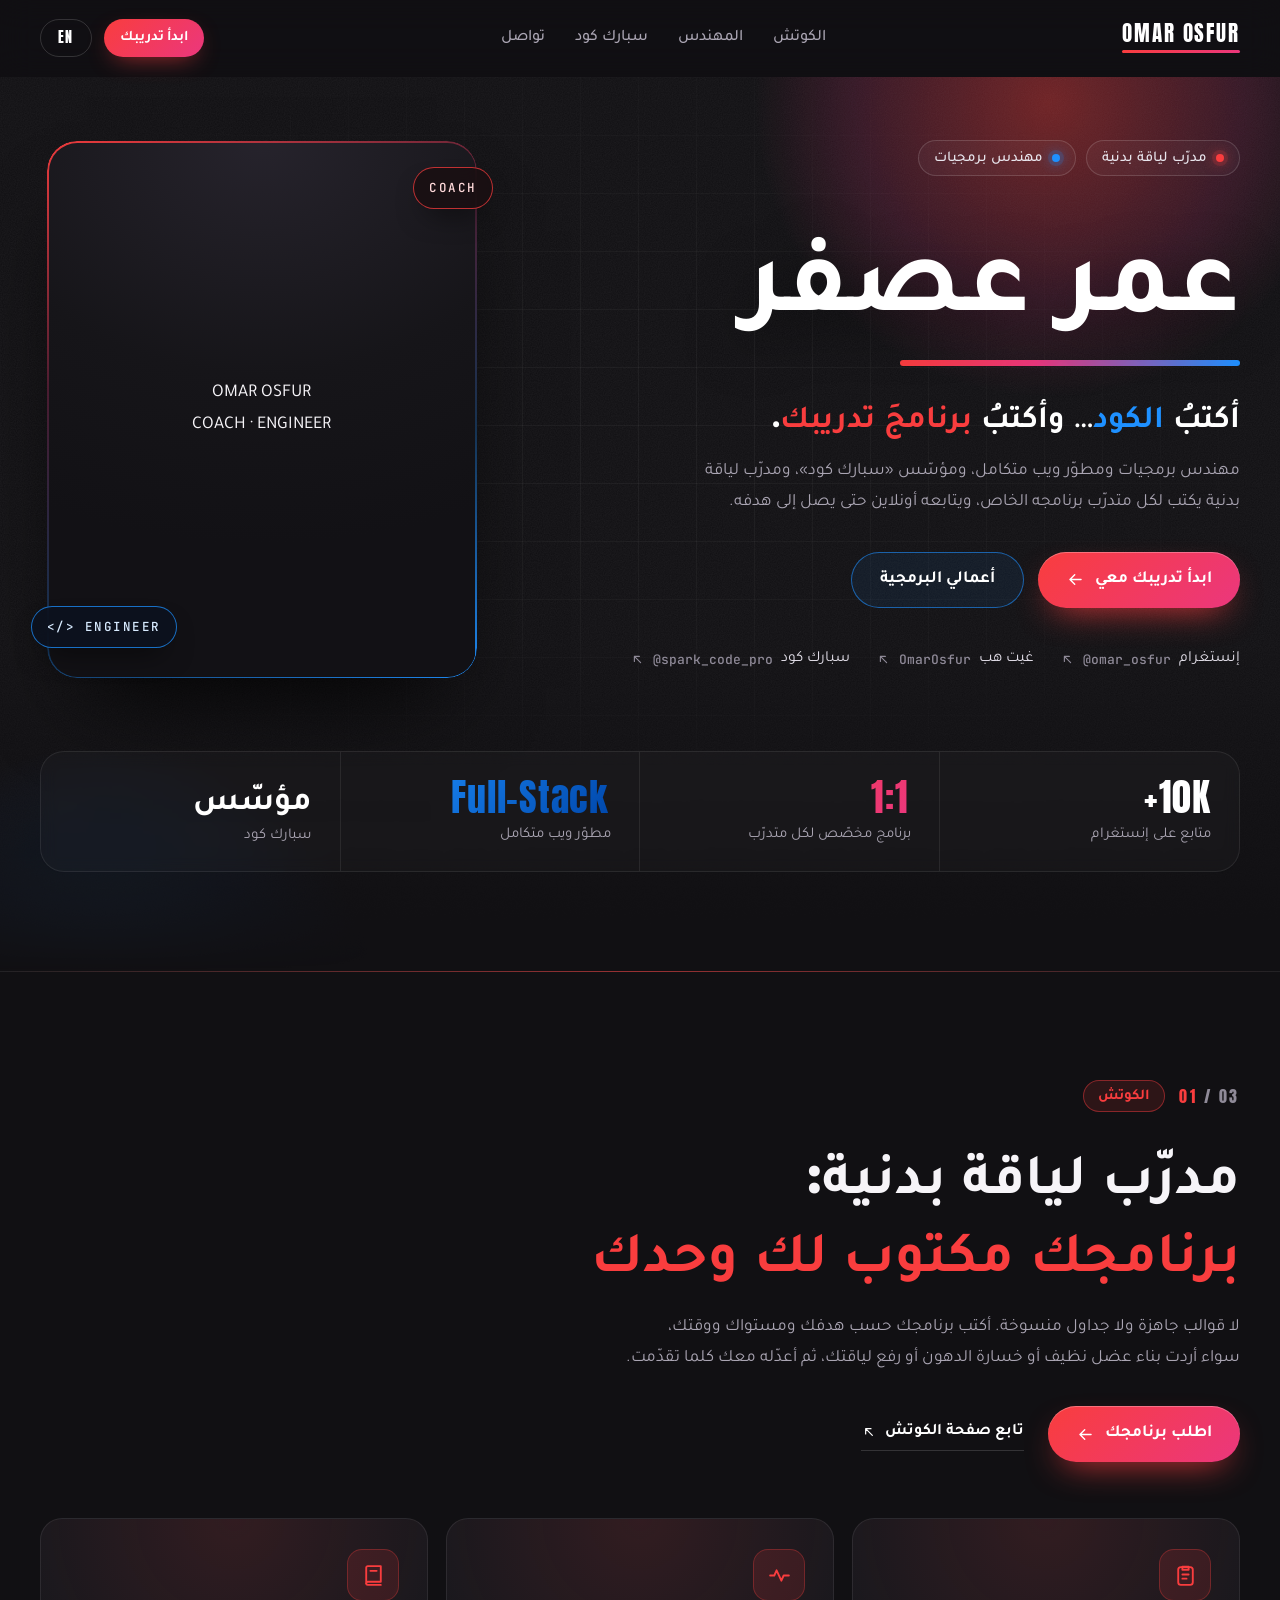
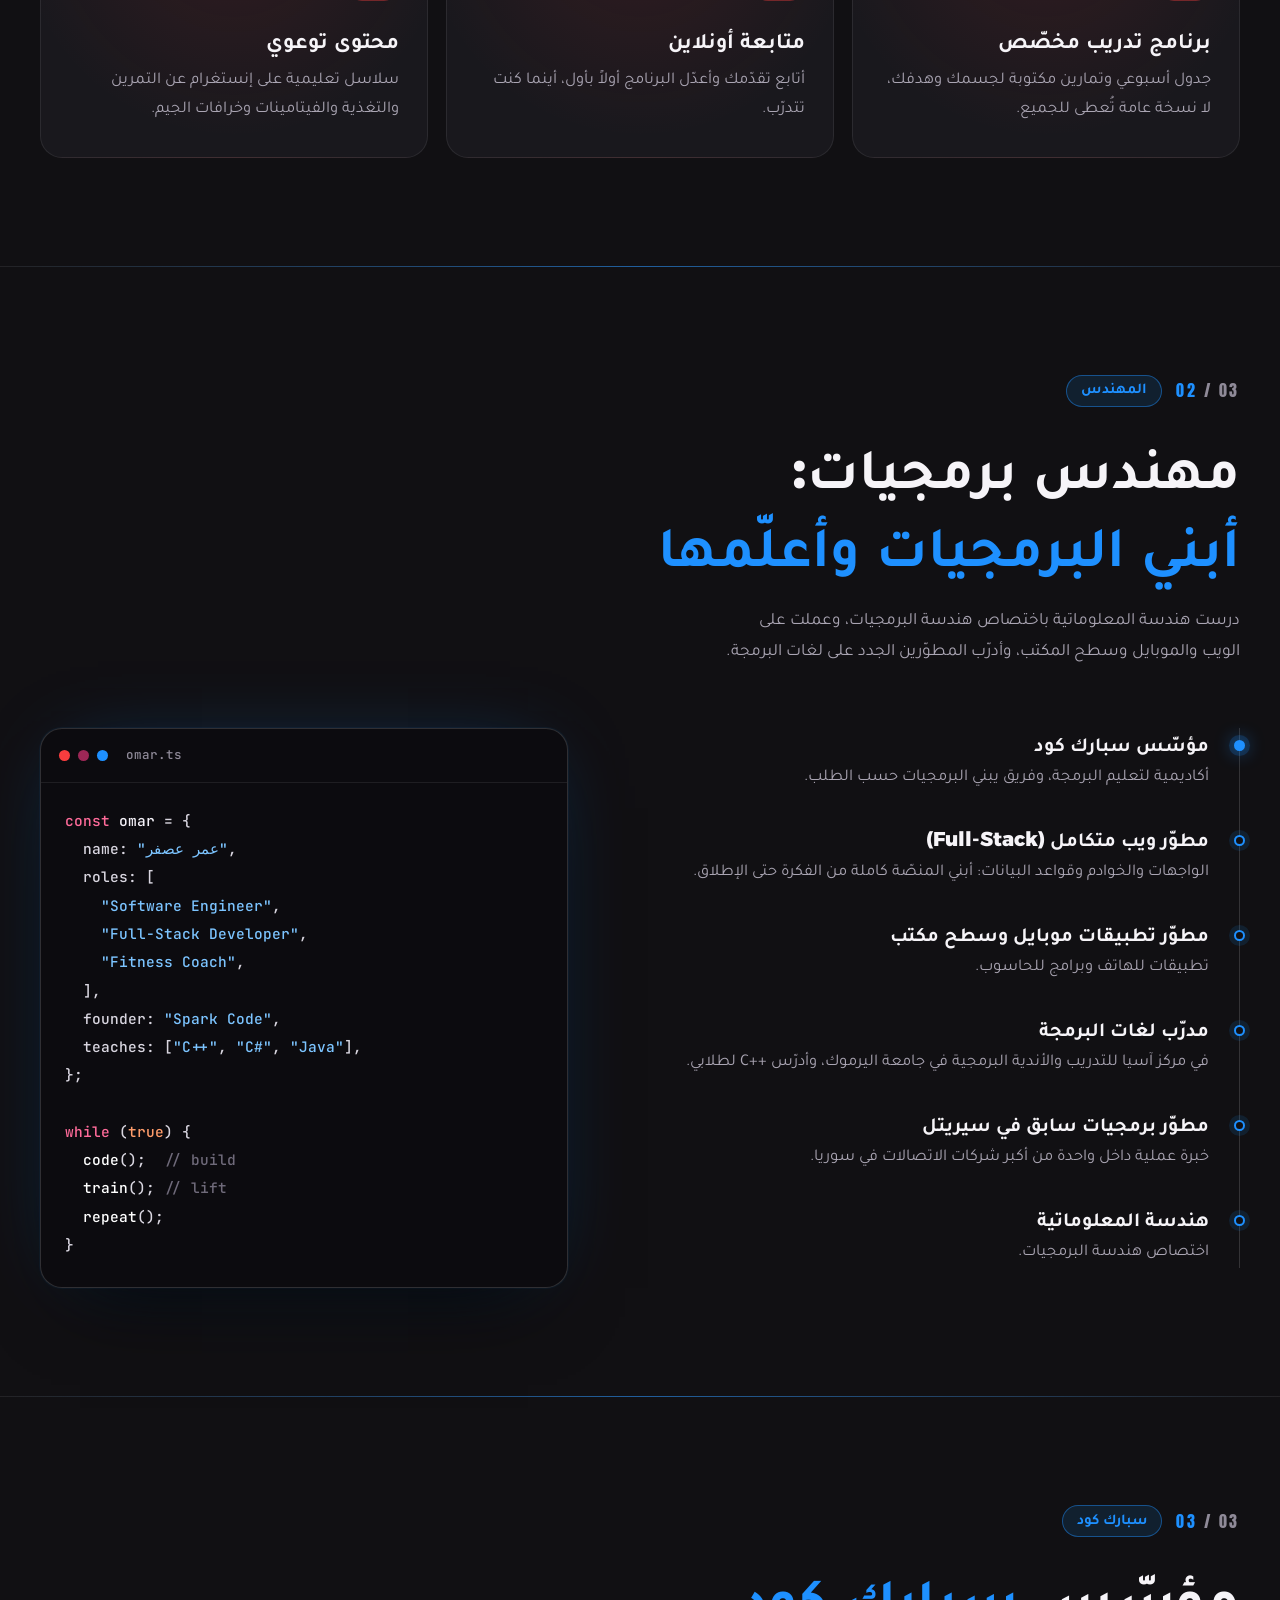
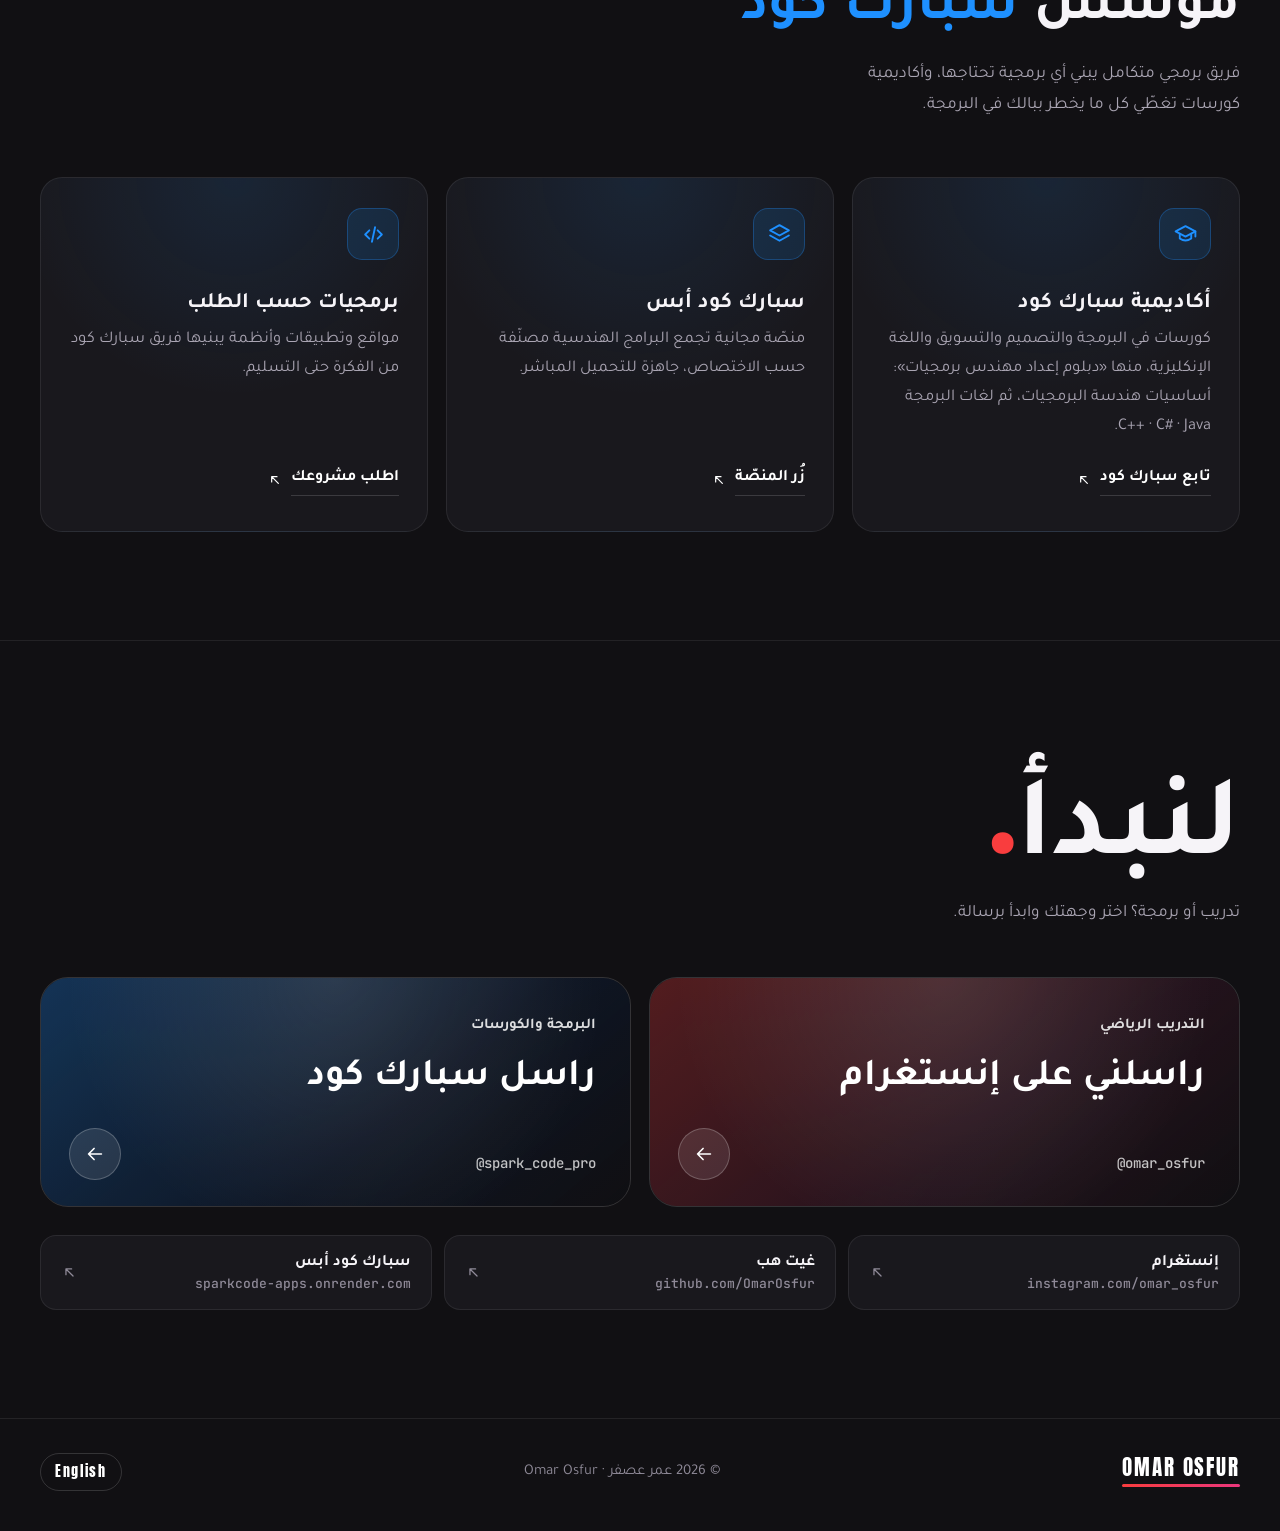
<file: index.html>
<!doctype html>
<html lang="ar" dir="rtl">
<head>
<meta charset="utf-8">
<meta name="viewport" content="width=device-width, initial-scale=1, viewport-fit=cover">
<title>عمر عصفر | مهندس برمجيات ومدرّب لياقة بدنية</title>
<meta name="description" content="عمر عصفر: مهندس برمجيات سوري ومطوّر ويب متكامل، ومدرّب لياقة بدنية، ومؤسّس سبارك كود. برامج تدريب مخصّصة ومتابعة أونلاين، وتعليم البرمجة وبناء البرمجيات.">
<link rel="canonical" href="https://omarosfur.com/">
<link rel="alternate" hreflang="ar" href="https://omarosfur.com/">
<link rel="alternate" hreflang="en" href="https://omarosfur.com/en/">
<link rel="alternate" hreflang="x-default" href="https://omarosfur.com/">
<meta name="author" content="عمر عصفر">
<meta name="robots" content="index, follow, max-image-preview:large">
<meta name="theme-color" content="#111013">
<meta name="color-scheme" content="dark">

<meta property="og:type" content="profile">
<meta property="og:site_name" content="عمر عصفر">
<meta property="og:title" content="عمر عصفر | مهندس برمجيات ومدرّب لياقة بدنية">
<meta property="og:description" content="مهندس برمجيات ومطوّر ويب متكامل، ومدرّب لياقة بدنية يكتب لكل متدرّب برنامجه الخاص. مؤسّس سبارك كود.">
<meta property="og:url" content="https://omarosfur.com/">
<meta property="og:image" content="https://omarosfur.com/assets/img/og-ar.jpg">
<meta property="og:image:width" content="1200">
<meta property="og:image:height" content="630">
<meta property="og:image:alt" content="عمر عصفر — مهندس برمجيات ومدرّب لياقة بدنية">
<meta property="og:locale" content="ar_AR">
<meta property="og:locale:alternate" content="en_US">
<meta property="profile:first_name" content="عمر">
<meta property="profile:last_name" content="عصفر">
<meta property="profile:username" content="omar_osfur">
<meta name="twitter:card" content="summary_large_image">
<meta name="twitter:title" content="عمر عصفر | مهندس برمجيات ومدرّب لياقة بدنية">
<meta name="twitter:description" content="مهندس برمجيات ومطوّر ويب متكامل، ومدرّب لياقة بدنية. مؤسّس سبارك كود.">
<meta name="twitter:image" content="https://omarosfur.com/assets/img/og-ar.jpg">

<link rel="icon" href="favicon.ico" sizes="48x48">
<link rel="icon" href="assets/img/favicon.svg" type="image/svg+xml">
<link rel="icon" href="assets/img/favicon-96.png" type="image/png" sizes="96x96">
<link rel="apple-touch-icon" href="assets/img/apple-touch-icon.png">
<link rel="manifest" href="site.webmanifest">

<link rel="preload" href="assets/fonts/alexandria-ar-900.woff2" as="font" type="font/woff2" crossorigin>
<link rel="preload" href="assets/fonts/tajawal-ar-400.woff2" as="font" type="font/woff2" crossorigin>
<link rel="stylesheet" href="assets/css/site.css">
<script>document.documentElement.classList.add('js')</script>

<script type="application/ld+json">
{
  "@context": "https://schema.org",
  "@graph": [
    {
      "@type": "WebSite",
      "@id": "https://omarosfur.com/#website",
      "url": "https://omarosfur.com/",
      "name": "عمر عصفر",
      "alternateName": ["Omar Osfur", "OMAR OSFUR"],
      "inLanguage": "ar",
      "publisher": { "@id": "https://omarosfur.com/#person" }
    },
    {
      "@type": "ProfilePage",
      "@id": "https://omarosfur.com/#profilepage",
      "url": "https://omarosfur.com/",
      "name": "عمر عصفر | مهندس برمجيات ومدرّب لياقة بدنية",
      "inLanguage": "ar",
      "isPartOf": { "@id": "https://omarosfur.com/#website" },
      "about": { "@id": "https://omarosfur.com/#person" },
      "mainEntity": { "@id": "https://omarosfur.com/#person" },
      "primaryImageOfPage": { "@id": "https://omarosfur.com/#primaryimage" },
      "dateCreated": "2026-10-30T23:00:00+03:00",
      "dateModified": "2026-10-30T23:00:00+03:00"
    },
    {
      "@type": "ImageObject",
      "@id": "https://omarosfur.com/#primaryimage",
      "url": "https://omarosfur.com/assets/img/og-ar.jpg",
      "contentUrl": "https://omarosfur.com/assets/img/og-ar.jpg",
      "width": 1200,
      "height": 630,
      "caption": "عمر عصفر — مهندس برمجيات ومدرّب لياقة بدنية"
    },
    {
      "@type": "Person",
      "@id": "https://omarosfur.com/#person",
      "name": "عمر عصفر",
      "alternateName": ["Omar Osfur", "المهندس عمر عصفر", "م. عمر عصفر", "الكوتش عمر عصفر"],
      "url": "https://omarosfur.com/",
      "image": { "@id": "https://omarosfur.com/#primaryimage" },
      "description": "مهندس برمجيات سوري ومطوّر ويب متكامل، ومدرّب لياقة بدنية، ومؤسّس سبارك كود.",
      "jobTitle": ["مهندس برمجيات", "مطوّر ويب متكامل", "مدرّب لياقة بدنية"],
      "nationality": { "@type": "Country", "name": "سوريا" },
      "knowsLanguage": ["ar", "en"],
      "knowsAbout": ["هندسة البرمجيات", "تطوير الويب المتكامل", "تطوير تطبيقات الموبايل", "تطوير تطبيقات سطح المكتب", "تعليم البرمجة", "C++", "C#", "Java", "اللياقة البدنية", "كمال الأجسام", "التدريب الشخصي", "برامج التدريب الرياضي"],
      "worksFor": { "@id": "https://omarosfur.com/#sparkcode" },
      "sameAs": [
        "https://www.instagram.com/omar_osfur/",
        "https://github.com/OmarOsfur"
      ]
    },
    {
      "@type": "Organization",
      "@id": "https://omarosfur.com/#sparkcode",
      "name": "Spark Code",
      "alternateName": "سبارك كود",
      "founder": { "@id": "https://omarosfur.com/#person" },
      "sameAs": ["https://www.instagram.com/spark_code_pro/"]
    }
  ]
}
</script>
</head>
<body>
<svg width="0" height="0" style="position:absolute" aria-hidden="true" focusable="false">
  <symbol id="i-arrow" viewBox="0 0 24 24"><path d="M5 12h14M13 6l6 6-6 6"/></symbol>
  <symbol id="i-ext" viewBox="0 0 24 24"><path d="M7 17 17 7M9 7h8v8"/></symbol>
  <symbol id="i-program" viewBox="0 0 24 24"><rect x="5" y="4" width="14" height="17" rx="2.5"/><path d="M9 3.5h6v3H9zM9 11h6M9 15h4"/></symbol>
  <symbol id="i-pulse" viewBox="0 0 24 24"><path d="M3 12h4l2.2-5 4.6 10 2.2-5H21"/></symbol>
  <symbol id="i-book" viewBox="0 0 24 24"><path d="M5 4.5A1.5 1.5 0 0 1 6.5 3H19v15H6.5A1.5 1.5 0 0 0 5 19.5z"/><path d="M5 19.5A1.5 1.5 0 0 0 6.5 21H19M9 7.5h6"/></symbol>
  <symbol id="i-cap" viewBox="0 0 24 24"><path d="m2.5 9 9.5-5 9.5 5-9.5 5z"/><path d="M6.5 11.2v4.6c3.3 2.3 7.7 2.3 11 0v-4.6M21.5 9v5"/></symbol>
  <symbol id="i-layers" viewBox="0 0 24 24"><path d="m12 3 9 5-9 5-9-5z"/><path d="m3 13 9 5 9-5"/></symbol>
  <symbol id="i-code" viewBox="0 0 24 24"><path d="m8 8-4 4 4 4M16 8l4 4-4 4M13.5 5l-3 14"/></symbol>
</svg>

<a class="skip" href="#main">تخطَّ إلى المحتوى</a>

<header class="site-header">
  <nav class="wrap nav" aria-label="القائمة الرئيسية">
    <a class="brand" href="#top" title="عمر عصفر — الصفحة الرئيسية">OMAR OSFUR</a>
    <ul class="nav-links">
      <li><a href="#coach">الكوتش</a></li>
      <li><a href="#engineer">المهندس</a></li>
      <li><a href="#spark">سبارك كود</a></li>
      <li><a href="#contact">تواصل</a></li>
    </ul>
    <div class="nav-end">
      <a class="nav-cta" href="https://ig.me/m/omar_osfur" target="_blank" rel="noopener">ابدأ تدريبك</a>
      <a class="lang" href="en/" hreflang="en" lang="en" title="English version">EN</a>
    </div>
  </nav>
</header>

<main id="main">
  <section class="hero" id="top">
    <div class="hero-bg" aria-hidden="true">
      <div class="glow glow-red"></div>
      <div class="glow glow-blue"></div>
      <div class="grid-lines"></div>
      <div class="noise"></div>
    </div>

    <div class="wrap hero-grid">
      <div class="hero-text">
        <ul class="eyebrow" data-reveal>
          <li class="tag"><span class="dot dot-red"></span>مدرّب لياقة بدنية</li>
          <li class="tag"><span class="dot dot-blue"></span>مهندس برمجيات</li>
        </ul>

        <h1 class="name" data-reveal style="--d:.06s">عمر عصفر</h1>
        <span class="name-bar" data-reveal style="--d:.12s" aria-hidden="true"></span>

        <p class="tagline" data-reveal style="--d:.18s">أكتبُ <span class="t-code">الكود</span>… وأكتبُ <span class="t-coach">برنامجَ تدريبك</span>.</p>
        <p class="lead" data-reveal style="--d:.24s">مهندس برمجيات ومطوّر ويب متكامل، ومؤسّس «سبارك كود»، ومدرّب لياقة بدنية يكتب لكل متدرّب برنامجه الخاص، ويتابعه أونلاين حتى يصل إلى هدفه.</p>

        <div class="cta-row" data-reveal style="--d:.3s">
          <a class="btn btn-red" href="https://ig.me/m/omar_osfur" target="_blank" rel="noopener">ابدأ تدريبك معي <svg class="i i-flip"><use href="#i-arrow"/></svg></a>
          <a class="btn btn-blue" href="#engineer">أعمالي البرمجية</a>
        </div>

        <ul class="socials" data-reveal style="--d:.36s">
          <li><a href="https://www.instagram.com/omar_osfur/" target="_blank" rel="me noopener">إنستغرام <span class="handle">@omar_osfur</span><svg class="i i-flip"><use href="#i-ext"/></svg></a></li>
          <li><a href="https://github.com/OmarOsfur" target="_blank" rel="me noopener">غيت هب <span class="handle">OmarOsfur</span><svg class="i i-flip"><use href="#i-ext"/></svg></a></li>
          <li><a href="https://www.instagram.com/spark_code_pro/" target="_blank" rel="noopener">سبارك كود <span class="handle">@spark_code_pro</span><svg class="i i-flip"><use href="#i-ext"/></svg></a></li>
        </ul>
      </div>

      <figure class="portrait" data-reveal style="--d:.2s">
        <div class="portrait-card">
          <div class="emblem" aria-hidden="true">
            <span class="loop loop-red"></span>
            <span class="loop loop-blue"></span>
            <span class="loop loop-red-top"></span>
          </div>
          <p class="emblem-name" aria-hidden="true">OMAR OSFUR</p>
          <p class="emblem-sub" aria-hidden="true">COACH · ENGINEER</p>
        </div>
        <span class="chip chip-red" aria-hidden="true">COACH</span>
        <span class="chip chip-blue" aria-hidden="true">&lt;/&gt; ENGINEER</span>
        <figcaption class="sr-only">عمر عصفر — مدرّب لياقة بدنية ومهندس برمجيات</figcaption>
      </figure>
    </div>

    <div class="wrap">
      <ul class="stats" data-reveal style="--d:.1s">
        <li class="stat"><b>+10K</b><span>متابع على إنستغرام</span></li>
        <li class="stat"><b>1:1</b><span>برنامج مخصّص لكل متدرّب</span></li>
        <li class="stat"><b>Full-Stack</b><span>مطوّر ويب متكامل</span></li>
        <li class="stat"><b class="ar">مؤسّس</b><span>سبارك كود</span></li>
      </ul>
    </div>
  </section>

  <section class="section coach" id="coach" aria-labelledby="coach-title">
    <div class="wrap">
      <div class="sec-head">
        <div class="sec-meta" data-reveal>
          <span class="sec-num"><b>01</b> / 03</span>
          <span class="kicker">الكوتش</span>
        </div>
        <h2 id="coach-title" data-reveal style="--d:.06s">مدرّب لياقة بدنية:<br><span class="accent">برنامجك مكتوب لك وحدك</span></h2>
        <p class="sec-lead" data-reveal style="--d:.12s">لا قوالب جاهزة ولا جداول منسوخة. أكتب برنامجك حسب هدفك ومستواك ووقتك، سواء أردت بناء عضل نظيف أو خسارة الدهون أو رفع لياقتك، ثم أعدّله معك كلما تقدّمت.</p>
        <div class="sec-actions" data-reveal style="--d:.18s">
          <a class="btn btn-red" href="https://ig.me/m/omar_osfur" target="_blank" rel="noopener">اطلب برنامجك <svg class="i i-flip"><use href="#i-arrow"/></svg></a>
          <a class="link-more" href="https://www.instagram.com/omar_osfur/" target="_blank" rel="me noopener">تابع صفحة الكوتش <svg class="i i-flip"><use href="#i-ext"/></svg></a>
        </div>
      </div>

      <div class="cards">
        <article class="card" data-reveal>
          <span class="ico"><svg class="i"><use href="#i-program"/></svg></span>
          <h3>برنامج تدريب مخصّص</h3>
          <p>جدول أسبوعي وتمارين مكتوبة لجسمك وهدفك، لا نسخة عامة تُعطى للجميع.</p>
        </article>
        <article class="card" data-reveal style="--d:.08s">
          <span class="ico"><svg class="i"><use href="#i-pulse"/></svg></span>
          <h3>متابعة أونلاين</h3>
          <p>أتابع تقدّمك وأعدّل البرنامج أولاً بأول، أينما كنت تتدرّب.</p>
        </article>
        <article class="card" data-reveal style="--d:.16s">
          <span class="ico"><svg class="i"><use href="#i-book"/></svg></span>
          <h3>محتوى توعوي</h3>
          <p>سلاسل تعليمية على إنستغرام عن التمرين والتغذية والفيتامينات وخرافات الجيم.</p>
        </article>
      </div>
    </div>
  </section>

  <section class="section engineer" id="engineer" aria-labelledby="eng-title">
    <div class="wrap">
      <div class="sec-head">
        <div class="sec-meta" data-reveal>
          <span class="sec-num"><b>02</b> / 03</span>
          <span class="kicker">المهندس</span>
        </div>
        <h2 id="eng-title" data-reveal style="--d:.06s">مهندس برمجيات:<br><span class="accent">أبني البرمجيات وأعلّمها</span></h2>
        <p class="sec-lead" data-reveal style="--d:.12s">درست هندسة المعلوماتية باختصاص هندسة البرمجيات، وعملت على الويب والموبايل وسطح المكتب، وأدرّب المطوّرين الجدد على لغات البرمجة.</p>
      </div>

      <div class="eng-grid">
        <ol class="timeline">
          <li class="key" data-reveal>
            <h3>مؤسّس سبارك كود</h3>
            <p>أكاديمية لتعليم البرمجة، وفريق يبني البرمجيات حسب الطلب.</p>
          </li>
          <li data-reveal>
            <h3>مطوّر ويب متكامل <span class="ltr" lang="en">(Full-Stack)</span></h3>
            <p>الواجهات والخوادم وقواعد البيانات: أبني المنصّة كاملة من الفكرة حتى الإطلاق.</p>
          </li>
          <li data-reveal>
            <h3>مطوّر تطبيقات موبايل وسطح مكتب</h3>
            <p>تطبيقات للهاتف وبرامج للحاسوب.</p>
          </li>
          <li data-reveal>
            <h3>مدرّب لغات البرمجة</h3>
            <p>في مركز آسيا للتدريب والأندية البرمجية في جامعة اليرموك، وأدرّس <span class="ltr" lang="en">C++</span> لطلابي.</p>
          </li>
          <li data-reveal>
            <h3>مطوّر برمجيات سابق في سيريتل</h3>
            <p>خبرة عملية داخل واحدة من أكبر شركات الاتصالات في سوريا.</p>
          </li>
          <li data-reveal>
            <h3>هندسة المعلوماتية</h3>
            <p>اختصاص هندسة البرمجيات.</p>
          </li>
        </ol>

        <div class="code-card" data-reveal style="--d:.1s" aria-hidden="true">
          <div class="code-top"><i></i><i></i><i></i><span>omar.ts</span></div>
<pre class="code"><span class="k">const</span> <span class="p">omar</span> = {
  name: <span class="s">"عمر عصفر"</span>,
  roles: [
    <span class="s">"Software Engineer"</span>,
    <span class="s">"Full-Stack Developer"</span>,
    <span class="s">"Fitness Coach"</span>,
  ],
  founder: <span class="s">"Spark Code"</span>,
  teaches: [<span class="s">"C++"</span>, <span class="s">"C#"</span>, <span class="s">"Java"</span>],
};

<span class="k">while</span> (<span class="n">true</span>) {
  <span class="f">code</span>();  <span class="c">// build</span>
  <span class="f">train</span>(); <span class="c">// lift</span>
  <span class="f">repeat</span>();
}</pre>
        </div>
      </div>
    </div>
  </section>

  <section class="section spark" id="spark" aria-labelledby="spark-title">
    <div class="wrap">
      <div class="sec-head">
        <div class="sec-meta" data-reveal>
          <span class="sec-num"><b>03</b> / 03</span>
          <span class="kicker">سبارك كود</span>
        </div>
        <h2 id="spark-title" data-reveal style="--d:.06s">مؤسّس <span class="accent">سبارك كود</span></h2>
        <p class="sec-lead" data-reveal style="--d:.12s">فريق برمجي متكامل يبني أي برمجية تحتاجها، وأكاديمية كورسات تغطّي كل ما يخطر ببالك في البرمجة.</p>
      </div>

      <div class="cards">
        <article class="card" data-reveal>
          <span class="ico"><svg class="i"><use href="#i-cap"/></svg></span>
          <h3>أكاديمية سبارك كود</h3>
          <p>كورسات في البرمجة والتصميم والتسويق واللغة الإنكليزية، منها «دبلوم إعداد مهندس برمجيات»: أساسيات هندسة البرمجيات، ثم لغات البرمجة <span class="ltr" lang="en">C++ · C# · Java</span>.</p>
          <a class="link-more" href="https://www.instagram.com/spark_code_pro/" target="_blank" rel="noopener"><span>تابع سبارك كود</span> <svg class="i i-flip"><use href="#i-ext"/></svg></a>
        </article>
        <article class="card" data-reveal style="--d:.08s">
          <span class="ico"><svg class="i"><use href="#i-layers"/></svg></span>
          <h3>سبارك كود أبس</h3>
          <p>منصّة مجانية تجمع البرامج الهندسية مصنّفة حسب الاختصاص، جاهزة للتحميل المباشر.</p>
          <a class="link-more" href="https://sparkcode-apps.onrender.com/" target="_blank" rel="noopener"><span>زُر المنصّة</span> <svg class="i i-flip"><use href="#i-ext"/></svg></a>
        </article>
        <article class="card" data-reveal style="--d:.16s">
          <span class="ico"><svg class="i"><use href="#i-code"/></svg></span>
          <h3>برمجيات حسب الطلب</h3>
          <p>مواقع وتطبيقات وأنظمة يبنيها فريق سبارك كود من الفكرة حتى التسليم.</p>
          <a class="link-more" href="https://ig.me/m/spark_code_pro" target="_blank" rel="noopener"><span>اطلب مشروعك</span> <svg class="i i-flip"><use href="#i-ext"/></svg></a>
        </article>
      </div>
    </div>
  </section>

  <section class="section contact" id="contact" aria-labelledby="contact-title">
    <div class="wrap">
      <h2 class="contact-title" id="contact-title" data-reveal>لنبدأ<span class="dot-end">.</span></h2>
      <p class="sec-lead" data-reveal style="--d:.06s">تدريب أو برمجة؟ اختر وجهتك وابدأ برسالة.</p>

      <div class="tiles">
        <a class="tile tile-red" href="https://ig.me/m/omar_osfur" target="_blank" rel="noopener" data-reveal>
          <span class="tile-kicker">التدريب الرياضي</span>
          <span class="tile-title">راسلني على إنستغرام</span>
          <span class="tile-handle">@omar_osfur</span>
          <span class="tile-arrow" aria-hidden="true"><svg class="i i-flip"><use href="#i-arrow"/></svg></span>
        </a>
        <a class="tile tile-blue" href="https://ig.me/m/spark_code_pro" target="_blank" rel="noopener" data-reveal style="--d:.08s">
          <span class="tile-kicker">البرمجة والكورسات</span>
          <span class="tile-title">راسل سبارك كود</span>
          <span class="tile-handle">@spark_code_pro</span>
          <span class="tile-arrow" aria-hidden="true"><svg class="i i-flip"><use href="#i-arrow"/></svg></span>
        </a>
      </div>

      <ul class="profiles" data-reveal style="--d:.12s">
        <li><a href="https://www.instagram.com/omar_osfur/" target="_blank" rel="me noopener"><span class="pl"><b>إنستغرام</b><span class="handle">instagram.com/omar_osfur</span></span><svg class="i i-flip"><use href="#i-ext"/></svg></a></li>
        <li><a href="https://github.com/OmarOsfur" target="_blank" rel="me noopener"><span class="pl"><b>غيت هب</b><span class="handle">github.com/OmarOsfur</span></span><svg class="i i-flip"><use href="#i-ext"/></svg></a></li>
        <li><a href="https://sparkcode-apps.onrender.com/" target="_blank" rel="noopener"><span class="pl"><b>سبارك كود أبس</b><span class="handle">sparkcode-apps.onrender.com</span></span><svg class="i i-flip"><use href="#i-ext"/></svg></a></li>
      </ul>
    </div>
  </section>
</main>

<footer class="site-footer">
  <div class="wrap foot">
    <a class="brand" href="#top" title="العودة إلى الأعلى">OMAR OSFUR</a>
    <p>© 2026 عمر عصفر · <span class="ltr" lang="en">Omar Osfur</span></p>
    <a class="lang" href="en/" hreflang="en" lang="en">English</a>
  </div>
</footer>

<script>
(() => {
  // Opened straight from disk (double-click)? make folder links open their index.html
  if (location.protocol === 'file:') {
    document.querySelectorAll('a[href]').forEach(a => {
      const h = a.getAttribute('href');
      if (!/^(https?:|mailto:|tel:|#)/.test(h) && /\/(#.*)?$/.test(h)) a.setAttribute('href', h.replace(/\/(#.*)?$/, '/index.html$1'));
    });
  }
  const header = document.querySelector('.site-header');
  const onScroll = () => header && header.classList.toggle('scrolled', window.scrollY > 8);
  addEventListener('scroll', onScroll, { passive: true }); onScroll();

  const items = document.querySelectorAll('[data-reveal]');
  const reduce = matchMedia('(prefers-reduced-motion: reduce)').matches;
  if ('IntersectionObserver' in window && !reduce) {
    const io = new IntersectionObserver(entries => entries.forEach(e => {
      if (e.isIntersecting) { e.target.classList.add('in'); io.unobserve(e.target); }
    }), { rootMargin: '0px 0px -6% 0px', threshold: 0.06 });
    items.forEach(el => io.observe(el));
  } else items.forEach(el => el.classList.add('in'));

  document.querySelectorAll('.card, .tile').forEach(el => el.addEventListener('pointermove', e => {
    const r = el.getBoundingClientRect();
    el.style.setProperty('--mx', (e.clientX - r.left) + 'px');
    el.style.setProperty('--my', (e.clientY - r.top) + 'px');
  }));
})();
</script>
</body>
</html>
</file>
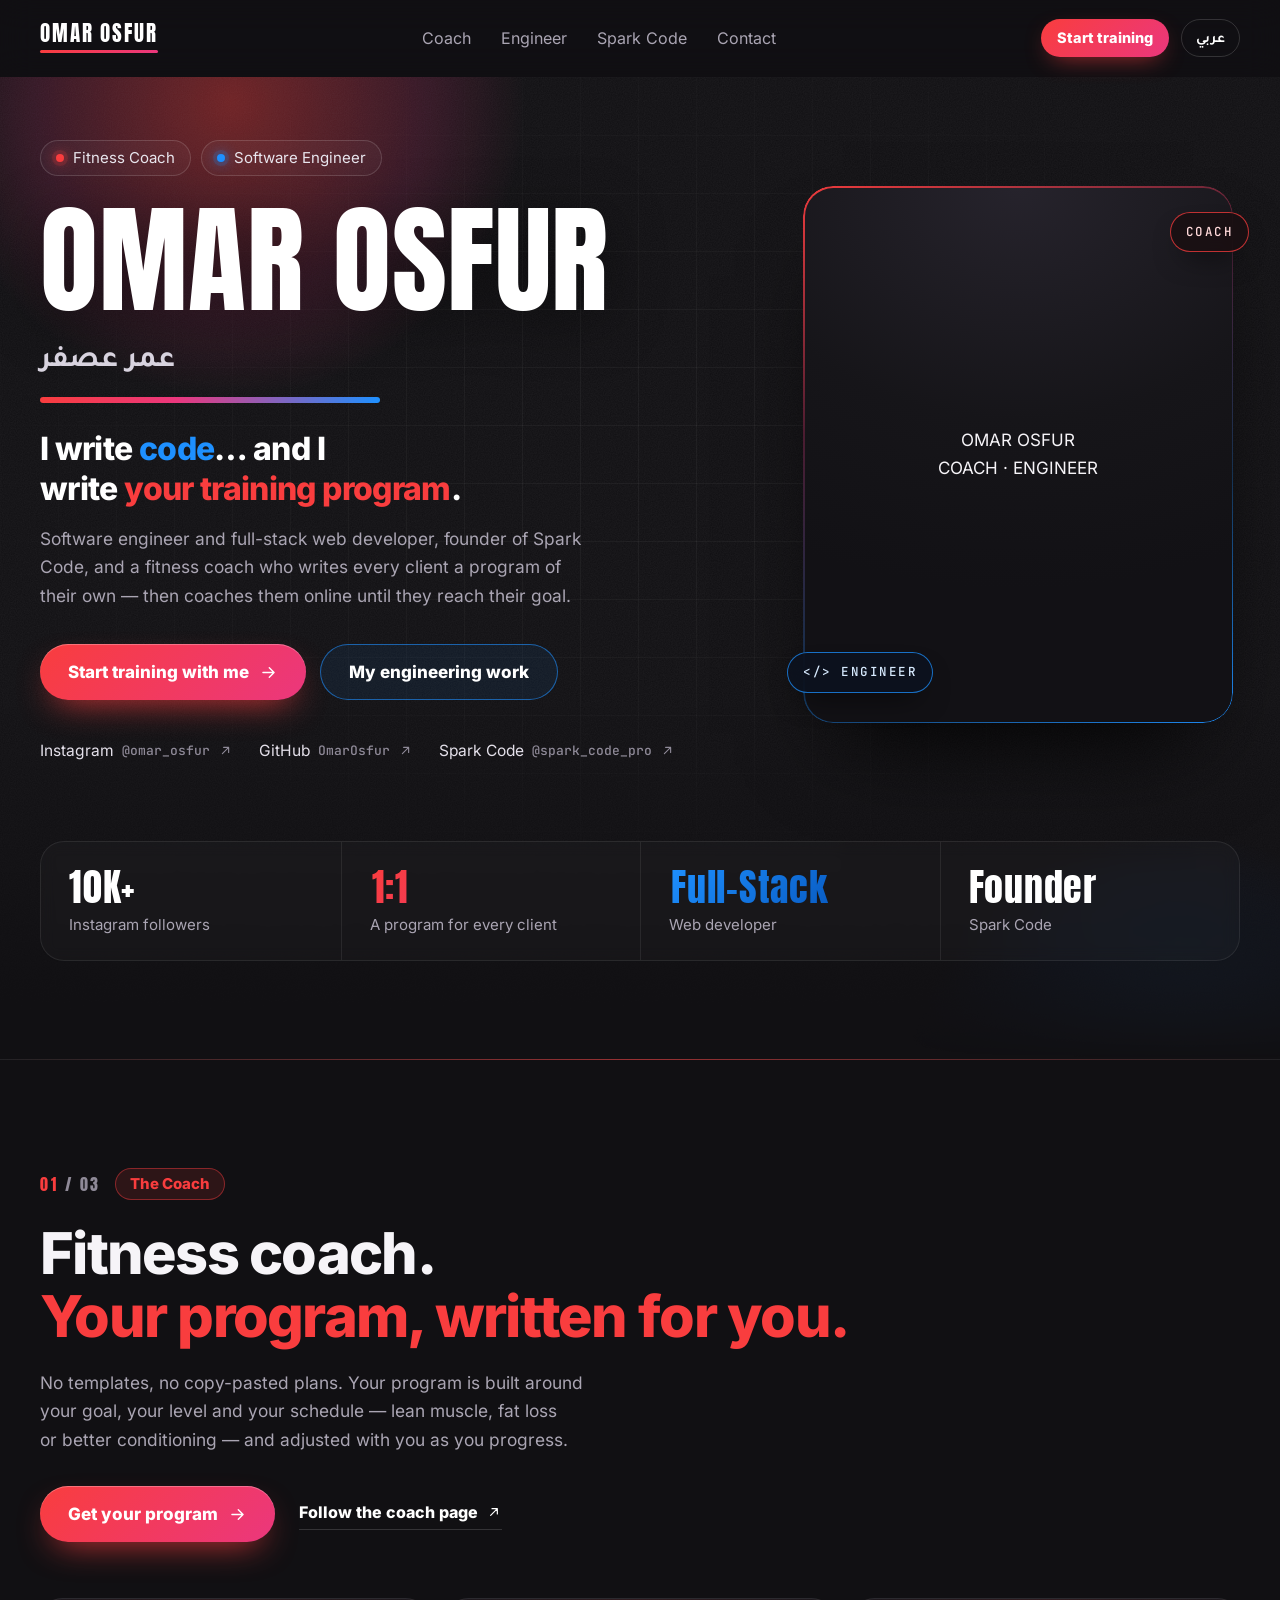
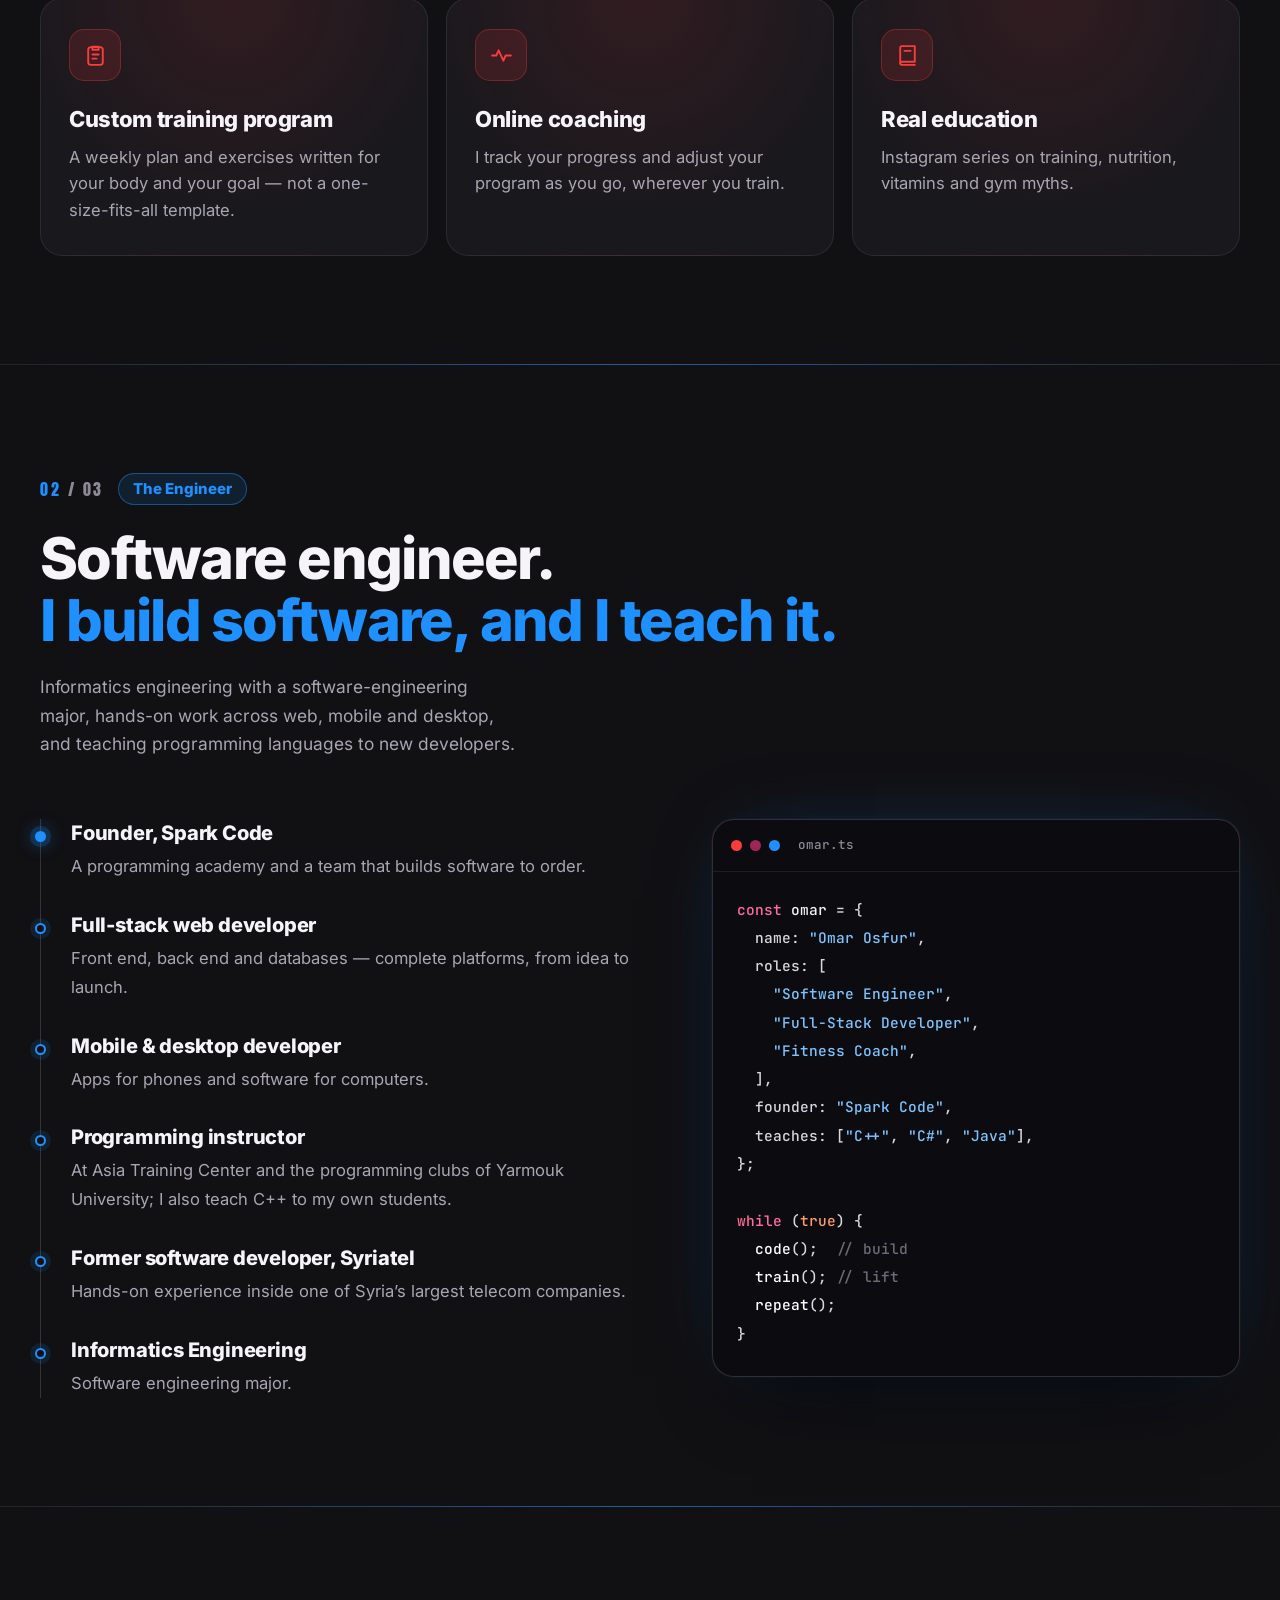
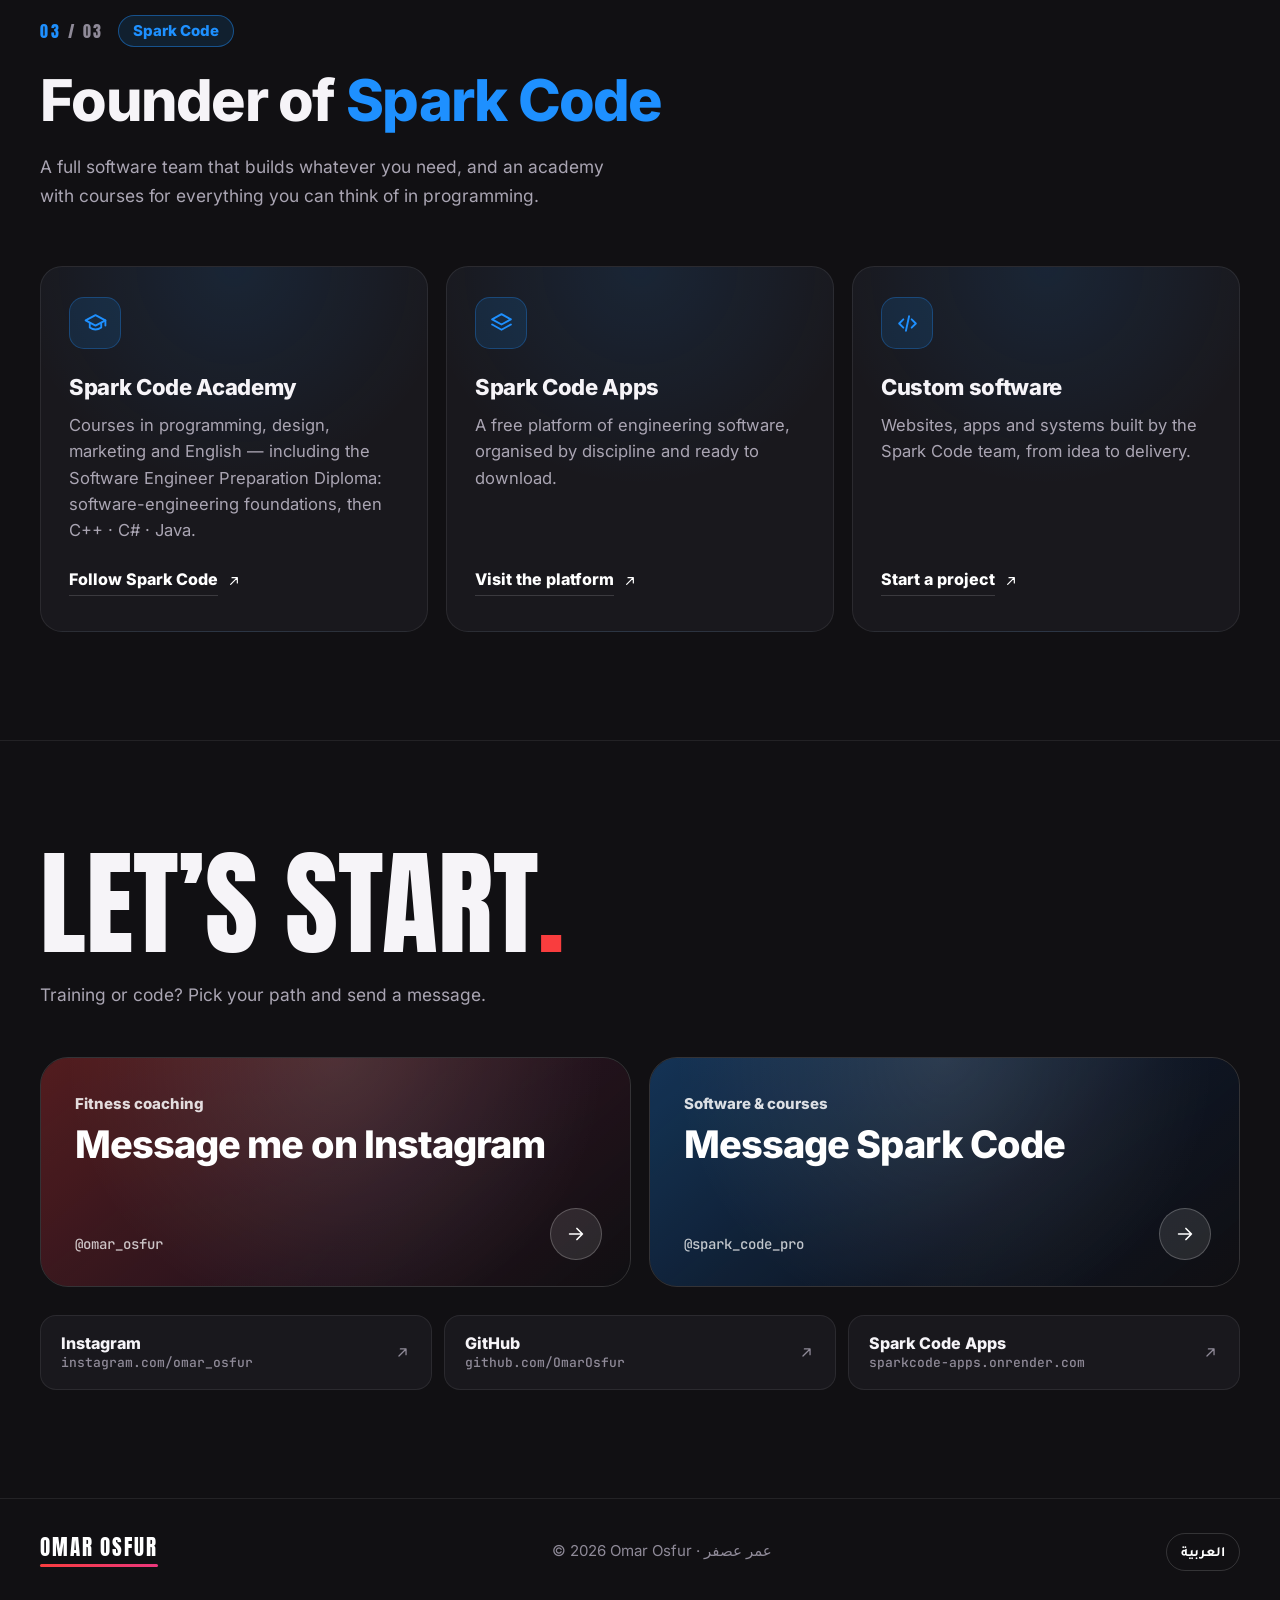
<file: en/index.html>
<!doctype html>
<html lang="en" dir="ltr">
<head>
<meta charset="utf-8">
<meta name="viewport" content="width=device-width, initial-scale=1, viewport-fit=cover">
<title>Omar Osfur | Software Engineer &amp; Fitness Coach</title>
<meta name="description" content="Omar Osfur (عمر عصفر): Syrian software engineer, full-stack web developer and fitness coach, founder of Spark Code. Custom training programs, online coaching and programming.">
<link rel="canonical" href="https://omarosfur.com/en/">
<link rel="alternate" hreflang="ar" href="https://omarosfur.com/">
<link rel="alternate" hreflang="en" href="https://omarosfur.com/en/">
<link rel="alternate" hreflang="x-default" href="https://omarosfur.com/">
<meta name="author" content="Omar Osfur">
<meta name="robots" content="index, follow, max-image-preview:large">
<meta name="theme-color" content="#111013">
<meta name="color-scheme" content="dark">

<meta property="og:type" content="profile">
<meta property="og:site_name" content="Omar Osfur">
<meta property="og:title" content="Omar Osfur | Software Engineer &amp; Fitness Coach">
<meta property="og:description" content="Software engineer and full-stack developer, and a fitness coach who writes every client a program of their own. Founder of Spark Code.">
<meta property="og:url" content="https://omarosfur.com/en/">
<meta property="og:image" content="https://omarosfur.com/assets/img/og-en.jpg">
<meta property="og:image:width" content="1200">
<meta property="og:image:height" content="630">
<meta property="og:image:alt" content="Omar Osfur — Software Engineer and Fitness Coach">
<meta property="og:locale" content="en_US">
<meta property="og:locale:alternate" content="ar_AR">
<meta property="profile:first_name" content="Omar">
<meta property="profile:last_name" content="Osfur">
<meta property="profile:username" content="omar_osfur">
<meta name="twitter:card" content="summary_large_image">
<meta name="twitter:title" content="Omar Osfur | Software Engineer &amp; Fitness Coach">
<meta name="twitter:description" content="Software engineer, full-stack developer and fitness coach. Founder of Spark Code.">
<meta name="twitter:image" content="https://omarosfur.com/assets/img/og-en.jpg">

<link rel="icon" href="../favicon.ico" sizes="48x48">
<link rel="icon" href="../assets/img/favicon.svg" type="image/svg+xml">
<link rel="icon" href="../assets/img/favicon-96.png" type="image/png" sizes="96x96">
<link rel="apple-touch-icon" href="../assets/img/apple-touch-icon.png">
<link rel="manifest" href="../site.webmanifest">

<link rel="preload" href="../assets/fonts/anton-la-400.woff2" as="font" type="font/woff2" crossorigin>
<link rel="preload" href="../assets/fonts/inter-la-400.woff2" as="font" type="font/woff2" crossorigin>
<link rel="stylesheet" href="../assets/css/site.css">
<script>document.documentElement.classList.add('js')</script>

<script type="application/ld+json">
{
  "@context": "https://schema.org",
  "@graph": [
    {
      "@type": "ProfilePage",
      "@id": "https://omarosfur.com/en/#profilepage",
      "url": "https://omarosfur.com/en/",
      "name": "Omar Osfur | Software Engineer & Fitness Coach",
      "inLanguage": "en",
      "isPartOf": { "@id": "https://omarosfur.com/#website" },
      "about": { "@id": "https://omarosfur.com/#person" },
      "mainEntity": { "@id": "https://omarosfur.com/#person" },
      "primaryImageOfPage": { "@id": "https://omarosfur.com/en/#primaryimage" },
      "dateCreated": "2026-10-30T23:00:00+03:00",
      "dateModified": "2026-10-30T23:00:00+03:00"
    },
    {
      "@type": "ImageObject",
      "@id": "https://omarosfur.com/en/#primaryimage",
      "url": "https://omarosfur.com/assets/img/og-en.jpg",
      "contentUrl": "https://omarosfur.com/assets/img/og-en.jpg",
      "width": 1200,
      "height": 630,
      "caption": "Omar Osfur — Software Engineer and Fitness Coach"
    },
    {
      "@type": "Person",
      "@id": "https://omarosfur.com/#person",
      "name": "Omar Osfur",
      "alternateName": ["عمر عصفر", "Eng. Omar Osfur", "Coach Omar Osfur"],
      "url": "https://omarosfur.com/",
      "image": { "@id": "https://omarosfur.com/en/#primaryimage" },
      "description": "Syrian software engineer and full-stack web developer, fitness coach, and founder of Spark Code.",
      "jobTitle": ["Software Engineer", "Full-Stack Web Developer", "Fitness Coach"],
      "nationality": { "@type": "Country", "name": "Syria" },
      "knowsLanguage": ["ar", "en"],
      "knowsAbout": ["Software engineering", "Full-stack web development", "Mobile app development", "Desktop app development", "Teaching programming", "C++", "C#", "Java", "Fitness", "Bodybuilding", "Personal training", "Training program design"],
      "worksFor": { "@id": "https://omarosfur.com/#sparkcode" },
      "sameAs": [
        "https://www.instagram.com/omar_osfur/",
        "https://github.com/OmarOsfur"
      ]
    },
    {
      "@type": "Organization",
      "@id": "https://omarosfur.com/#sparkcode",
      "name": "Spark Code",
      "alternateName": "سبارك كود",
      "founder": { "@id": "https://omarosfur.com/#person" },
      "sameAs": ["https://www.instagram.com/spark_code_pro/"]
    }
  ]
}
</script>
</head>
<body>
<svg width="0" height="0" style="position:absolute" aria-hidden="true" focusable="false">
  <symbol id="i-arrow" viewBox="0 0 24 24"><path d="M5 12h14M13 6l6 6-6 6"/></symbol>
  <symbol id="i-ext" viewBox="0 0 24 24"><path d="M7 17 17 7M9 7h8v8"/></symbol>
  <symbol id="i-program" viewBox="0 0 24 24"><rect x="5" y="4" width="14" height="17" rx="2.5"/><path d="M9 3.5h6v3H9zM9 11h6M9 15h4"/></symbol>
  <symbol id="i-pulse" viewBox="0 0 24 24"><path d="M3 12h4l2.2-5 4.6 10 2.2-5H21"/></symbol>
  <symbol id="i-book" viewBox="0 0 24 24"><path d="M5 4.5A1.5 1.5 0 0 1 6.5 3H19v15H6.5A1.5 1.5 0 0 0 5 19.5z"/><path d="M5 19.5A1.5 1.5 0 0 0 6.5 21H19M9 7.5h6"/></symbol>
  <symbol id="i-cap" viewBox="0 0 24 24"><path d="m2.5 9 9.5-5 9.5 5-9.5 5z"/><path d="M6.5 11.2v4.6c3.3 2.3 7.7 2.3 11 0v-4.6M21.5 9v5"/></symbol>
  <symbol id="i-layers" viewBox="0 0 24 24"><path d="m12 3 9 5-9 5-9-5z"/><path d="m3 13 9 5 9-5"/></symbol>
  <symbol id="i-code" viewBox="0 0 24 24"><path d="m8 8-4 4 4 4M16 8l4 4-4 4M13.5 5l-3 14"/></symbol>
</svg>

<a class="skip" href="#main">Skip to content</a>

<header class="site-header">
  <nav class="wrap nav" aria-label="Main">
    <a class="brand" href="#top" title="Omar Osfur — home">OMAR OSFUR</a>
    <ul class="nav-links">
      <li><a href="#coach">Coach</a></li>
      <li><a href="#engineer">Engineer</a></li>
      <li><a href="#spark">Spark Code</a></li>
      <li><a href="#contact">Contact</a></li>
    </ul>
    <div class="nav-end">
      <a class="nav-cta" href="https://ig.me/m/omar_osfur" target="_blank" rel="noopener">Start training</a>
      <a class="lang ar" href="../" hreflang="ar" lang="ar" title="النسخة العربية">عربي</a>
    </div>
  </nav>
</header>

<main id="main">
  <section class="hero" id="top">
    <div class="hero-bg" aria-hidden="true">
      <div class="glow glow-red"></div>
      <div class="glow glow-blue"></div>
      <div class="grid-lines"></div>
      <div class="noise"></div>
    </div>

    <div class="wrap hero-grid">
      <div class="hero-text">
        <ul class="eyebrow" data-reveal>
          <li class="tag"><span class="dot dot-red"></span>Fitness Coach</li>
          <li class="tag"><span class="dot dot-blue"></span>Software Engineer</li>
        </ul>

        <h1 class="name" data-reveal style="--d:.06s">Omar Osfur</h1>
        <p class="name-alt" lang="ar" dir="rtl" data-reveal style="--d:.1s">عمر عصفر</p>
        <span class="name-bar" data-reveal style="--d:.14s" aria-hidden="true"></span>

        <p class="tagline" data-reveal style="--d:.18s">I write <span class="t-code">code</span>… and I write <span class="t-coach">your training program</span>.</p>
        <p class="lead" data-reveal style="--d:.24s">Software engineer and full-stack web developer, founder of Spark Code, and a fitness coach who writes every client a program of their own — then coaches them online until they reach their goal.</p>

        <div class="cta-row" data-reveal style="--d:.3s">
          <a class="btn btn-red" href="https://ig.me/m/omar_osfur" target="_blank" rel="noopener">Start training with me <svg class="i"><use href="#i-arrow"/></svg></a>
          <a class="btn btn-blue" href="#engineer">My engineering work</a>
        </div>

        <ul class="socials" data-reveal style="--d:.36s">
          <li><a href="https://www.instagram.com/omar_osfur/" target="_blank" rel="me noopener">Instagram <span class="handle">@omar_osfur</span><svg class="i"><use href="#i-ext"/></svg></a></li>
          <li><a href="https://github.com/OmarOsfur" target="_blank" rel="me noopener">GitHub <span class="handle">OmarOsfur</span><svg class="i"><use href="#i-ext"/></svg></a></li>
          <li><a href="https://www.instagram.com/spark_code_pro/" target="_blank" rel="noopener">Spark Code <span class="handle">@spark_code_pro</span><svg class="i"><use href="#i-ext"/></svg></a></li>
        </ul>
      </div>

      <figure class="portrait" data-reveal style="--d:.2s">
        <div class="portrait-card">
          <div class="emblem" aria-hidden="true">
            <span class="loop loop-red"></span>
            <span class="loop loop-blue"></span>
            <span class="loop loop-red-top"></span>
          </div>
          <p class="emblem-name" aria-hidden="true">OMAR OSFUR</p>
          <p class="emblem-sub" aria-hidden="true">COACH · ENGINEER</p>
        </div>
        <span class="chip chip-red" aria-hidden="true">COACH</span>
        <span class="chip chip-blue" aria-hidden="true">&lt;/&gt; ENGINEER</span>
        <figcaption class="sr-only">Omar Osfur — fitness coach and software engineer</figcaption>
      </figure>
    </div>

    <div class="wrap">
      <ul class="stats" data-reveal style="--d:.1s">
        <li class="stat"><b>10K+</b><span>Instagram followers</span></li>
        <li class="stat"><b>1:1</b><span>A program for every client</span></li>
        <li class="stat"><b>Full-Stack</b><span>Web developer</span></li>
        <li class="stat"><b>Founder</b><span>Spark Code</span></li>
      </ul>
    </div>
  </section>

  <section class="section coach" id="coach" aria-labelledby="coach-title">
    <div class="wrap">
      <div class="sec-head">
        <div class="sec-meta" data-reveal>
          <span class="sec-num"><b>01</b> / 03</span>
          <span class="kicker">The Coach</span>
        </div>
        <h2 id="coach-title" data-reveal style="--d:.06s">Fitness coach.<br><span class="accent">Your program, written for you.</span></h2>
        <p class="sec-lead" data-reveal style="--d:.12s">No templates, no copy-pasted plans. Your program is built around your goal, your level and your schedule — lean muscle, fat loss or better conditioning — and adjusted with you as you progress.</p>
        <div class="sec-actions" data-reveal style="--d:.18s">
          <a class="btn btn-red" href="https://ig.me/m/omar_osfur" target="_blank" rel="noopener">Get your program <svg class="i"><use href="#i-arrow"/></svg></a>
          <a class="link-more" href="https://www.instagram.com/omar_osfur/" target="_blank" rel="me noopener">Follow the coach page <svg class="i"><use href="#i-ext"/></svg></a>
        </div>
      </div>

      <div class="cards">
        <article class="card" data-reveal>
          <span class="ico"><svg class="i"><use href="#i-program"/></svg></span>
          <h3>Custom training program</h3>
          <p>A weekly plan and exercises written for your body and your goal — not a one-size-fits-all template.</p>
        </article>
        <article class="card" data-reveal style="--d:.08s">
          <span class="ico"><svg class="i"><use href="#i-pulse"/></svg></span>
          <h3>Online coaching</h3>
          <p>I track your progress and adjust your program as you go, wherever you train.</p>
        </article>
        <article class="card" data-reveal style="--d:.16s">
          <span class="ico"><svg class="i"><use href="#i-book"/></svg></span>
          <h3>Real education</h3>
          <p>Instagram series on training, nutrition, vitamins and gym myths.</p>
        </article>
      </div>
    </div>
  </section>

  <section class="section engineer" id="engineer" aria-labelledby="eng-title">
    <div class="wrap">
      <div class="sec-head">
        <div class="sec-meta" data-reveal>
          <span class="sec-num"><b>02</b> / 03</span>
          <span class="kicker">The Engineer</span>
        </div>
        <h2 id="eng-title" data-reveal style="--d:.06s">Software engineer.<br><span class="accent">I build software, and I teach it.</span></h2>
        <p class="sec-lead" data-reveal style="--d:.12s">Informatics engineering with a software-engineering major, hands-on work across web, mobile and desktop, and teaching programming languages to new developers.</p>
      </div>

      <div class="eng-grid">
        <ol class="timeline">
          <li class="key" data-reveal>
            <h3>Founder, Spark Code</h3>
            <p>A programming academy and a team that builds software to order.</p>
          </li>
          <li data-reveal>
            <h3>Full-stack web developer</h3>
            <p>Front end, back end and databases — complete platforms, from idea to launch.</p>
          </li>
          <li data-reveal>
            <h3>Mobile &amp; desktop developer</h3>
            <p>Apps for phones and software for computers.</p>
          </li>
          <li data-reveal>
            <h3>Programming instructor</h3>
            <p>At Asia Training Center and the programming clubs of Yarmouk University; I also teach C++ to my own students.</p>
          </li>
          <li data-reveal>
            <h3>Former software developer, Syriatel</h3>
            <p>Hands-on experience inside one of Syria’s largest telecom companies.</p>
          </li>
          <li data-reveal>
            <h3>Informatics Engineering</h3>
            <p>Software engineering major.</p>
          </li>
        </ol>

        <div class="code-card" data-reveal style="--d:.1s" aria-hidden="true">
          <div class="code-top"><i></i><i></i><i></i><span>omar.ts</span></div>
<pre class="code"><span class="k">const</span> <span class="p">omar</span> = {
  name: <span class="s">"Omar Osfur"</span>,
  roles: [
    <span class="s">"Software Engineer"</span>,
    <span class="s">"Full-Stack Developer"</span>,
    <span class="s">"Fitness Coach"</span>,
  ],
  founder: <span class="s">"Spark Code"</span>,
  teaches: [<span class="s">"C++"</span>, <span class="s">"C#"</span>, <span class="s">"Java"</span>],
};

<span class="k">while</span> (<span class="n">true</span>) {
  <span class="f">code</span>();  <span class="c">// build</span>
  <span class="f">train</span>(); <span class="c">// lift</span>
  <span class="f">repeat</span>();
}</pre>
        </div>
      </div>
    </div>
  </section>

  <section class="section spark" id="spark" aria-labelledby="spark-title">
    <div class="wrap">
      <div class="sec-head">
        <div class="sec-meta" data-reveal>
          <span class="sec-num"><b>03</b> / 03</span>
          <span class="kicker">Spark Code</span>
        </div>
        <h2 id="spark-title" data-reveal style="--d:.06s">Founder of <span class="accent">Spark Code</span></h2>
        <p class="sec-lead" data-reveal style="--d:.12s">A full software team that builds whatever you need, and an academy with courses for everything you can think of in programming.</p>
      </div>

      <div class="cards">
        <article class="card" data-reveal>
          <span class="ico"><svg class="i"><use href="#i-cap"/></svg></span>
          <h3>Spark Code Academy</h3>
          <p>Courses in programming, design, marketing and English — including the Software Engineer Preparation Diploma: software-engineering foundations, then C++ · C# · Java.</p>
          <a class="link-more" href="https://www.instagram.com/spark_code_pro/" target="_blank" rel="noopener"><span>Follow Spark Code</span> <svg class="i"><use href="#i-ext"/></svg></a>
        </article>
        <article class="card" data-reveal style="--d:.08s">
          <span class="ico"><svg class="i"><use href="#i-layers"/></svg></span>
          <h3>Spark Code Apps</h3>
          <p>A free platform of engineering software, organised by discipline and ready to download.</p>
          <a class="link-more" href="https://sparkcode-apps.onrender.com/" target="_blank" rel="noopener"><span>Visit the platform</span> <svg class="i"><use href="#i-ext"/></svg></a>
        </article>
        <article class="card" data-reveal style="--d:.16s">
          <span class="ico"><svg class="i"><use href="#i-code"/></svg></span>
          <h3>Custom software</h3>
          <p>Websites, apps and systems built by the Spark Code team, from idea to delivery.</p>
          <a class="link-more" href="https://ig.me/m/spark_code_pro" target="_blank" rel="noopener"><span>Start a project</span> <svg class="i"><use href="#i-ext"/></svg></a>
        </article>
      </div>
    </div>
  </section>

  <section class="section contact" id="contact" aria-labelledby="contact-title">
    <div class="wrap">
      <h2 class="contact-title" id="contact-title" data-reveal>Let’s start<span class="dot-end">.</span></h2>
      <p class="sec-lead" data-reveal style="--d:.06s">Training or code? Pick your path and send a message.</p>

      <div class="tiles">
        <a class="tile tile-red" href="https://ig.me/m/omar_osfur" target="_blank" rel="noopener" data-reveal>
          <span class="tile-kicker">Fitness coaching</span>
          <span class="tile-title">Message me on Instagram</span>
          <span class="tile-handle">@omar_osfur</span>
          <span class="tile-arrow" aria-hidden="true"><svg class="i"><use href="#i-arrow"/></svg></span>
        </a>
        <a class="tile tile-blue" href="https://ig.me/m/spark_code_pro" target="_blank" rel="noopener" data-reveal style="--d:.08s">
          <span class="tile-kicker">Software &amp; courses</span>
          <span class="tile-title">Message Spark Code</span>
          <span class="tile-handle">@spark_code_pro</span>
          <span class="tile-arrow" aria-hidden="true"><svg class="i"><use href="#i-arrow"/></svg></span>
        </a>
      </div>

      <ul class="profiles" data-reveal style="--d:.12s">
        <li><a href="https://www.instagram.com/omar_osfur/" target="_blank" rel="me noopener"><span class="pl"><b>Instagram</b><span class="handle">instagram.com/omar_osfur</span></span><svg class="i"><use href="#i-ext"/></svg></a></li>
        <li><a href="https://github.com/OmarOsfur" target="_blank" rel="me noopener"><span class="pl"><b>GitHub</b><span class="handle">github.com/OmarOsfur</span></span><svg class="i"><use href="#i-ext"/></svg></a></li>
        <li><a href="https://sparkcode-apps.onrender.com/" target="_blank" rel="noopener"><span class="pl"><b>Spark Code Apps</b><span class="handle">sparkcode-apps.onrender.com</span></span><svg class="i"><use href="#i-ext"/></svg></a></li>
      </ul>
    </div>
  </section>
</main>

<footer class="site-footer">
  <div class="wrap foot">
    <a class="brand" href="#top" title="Back to top">OMAR OSFUR</a>
    <p>© 2026 Omar Osfur · <span lang="ar" dir="rtl">عمر عصفر</span></p>
    <a class="lang ar" href="../" hreflang="ar" lang="ar">العربية</a>
  </div>
</footer>

<script>
(() => {
  // Opened straight from disk (double-click)? make folder links open their index.html
  if (location.protocol === 'file:') {
    document.querySelectorAll('a[href]').forEach(a => {
      const h = a.getAttribute('href');
      if (!/^(https?:|mailto:|tel:|#)/.test(h) && /\/(#.*)?$/.test(h)) a.setAttribute('href', h.replace(/\/(#.*)?$/, '/index.html$1'));
    });
  }
  const header = document.querySelector('.site-header');
  const onScroll = () => header && header.classList.toggle('scrolled', window.scrollY > 8);
  addEventListener('scroll', onScroll, { passive: true }); onScroll();

  const items = document.querySelectorAll('[data-reveal]');
  const reduce = matchMedia('(prefers-reduced-motion: reduce)').matches;
  if ('IntersectionObserver' in window && !reduce) {
    const io = new IntersectionObserver(entries => entries.forEach(e => {
      if (e.isIntersecting) { e.target.classList.add('in'); io.unobserve(e.target); }
    }), { rootMargin: '0px 0px -6% 0px', threshold: 0.06 });
    items.forEach(el => io.observe(el));
  } else items.forEach(el => el.classList.add('in'));

  document.querySelectorAll('.card, .tile').forEach(el => el.addEventListener('pointermove', e => {
    const r = el.getBoundingClientRect();
    el.style.setProperty('--mx', (e.clientX - r.left) + 'px');
    el.style.setProperty('--my', (e.clientY - r.top) + 'px');
  }));
})();
</script>
</body>
</html>
</file>
<file: assets/css/site.css>
/* =========================================================
   عمر عصفر · Omar Osfur — personal site
   Fonts are self-hosted (no outside requests) so the site
   loads fast and reliably everywhere, including Syria.
   ========================================================= */

/* ---------- Fonts ---------- */
@font-face{font-family:"Alexandria";src:url(../fonts/alexandria-ar-900.woff2) format("woff2");font-weight:900;font-style:normal;font-display:swap;unicode-range:U+0600-06FF,U+0750-077F,U+0870-088E,U+0890-0891,U+0897-08E1,U+08E3-08FF,U+200C-200E,U+2010-2011,U+204F,U+2E41,U+FB50-FDFF,U+FE70-FE74,U+FE76-FEFC}
@font-face{font-family:"Alexandria";src:url(../fonts/alexandria-ar-800.woff2) format("woff2");font-weight:800;font-style:normal;font-display:swap;unicode-range:U+0600-06FF,U+0750-077F,U+0870-088E,U+0890-0891,U+0897-08E1,U+08E3-08FF,U+200C-200E,U+2010-2011,U+204F,U+2E41,U+FB50-FDFF,U+FE70-FE74,U+FE76-FEFC}
@font-face{font-family:"Alexandria";src:url(../fonts/alexandria-la-800.woff2) format("woff2");font-weight:800 900;font-style:normal;font-display:swap;unicode-range:U+0000-00FF,U+0131,U+0152-0153,U+02BB-02BC,U+02C6,U+02DA,U+02DC,U+0304,U+0308,U+0329,U+2000-206F,U+20AC,U+2122,U+2191,U+2193,U+2212,U+2215,U+FEFF,U+FFFD}

@font-face{font-family:"Tajawal";src:url(../fonts/tajawal-ar-400.woff2) format("woff2");font-weight:400;font-display:swap;unicode-range:U+0600-06FF,U+0750-077F,U+0870-088E,U+0890-0891,U+0897-08E1,U+08E3-08FF,U+200C-200E,U+2010-2011,U+204F,U+2E41,U+FB50-FDFF,U+FE70-FE74,U+FE76-FEFC}
@font-face{font-family:"Tajawal";src:url(../fonts/tajawal-ar-500.woff2) format("woff2");font-weight:500;font-display:swap;unicode-range:U+0600-06FF,U+0750-077F,U+0870-088E,U+0890-0891,U+0897-08E1,U+08E3-08FF,U+200C-200E,U+2010-2011,U+204F,U+2E41,U+FB50-FDFF,U+FE70-FE74,U+FE76-FEFC}
@font-face{font-family:"Tajawal";src:url(../fonts/tajawal-ar-700.woff2) format("woff2");font-weight:700;font-display:swap;unicode-range:U+0600-06FF,U+0750-077F,U+0870-088E,U+0890-0891,U+0897-08E1,U+08E3-08FF,U+200C-200E,U+2010-2011,U+204F,U+2E41,U+FB50-FDFF,U+FE70-FE74,U+FE76-FEFC}
@font-face{font-family:"Tajawal";src:url(../fonts/tajawal-la-400.woff2) format("woff2");font-weight:400;font-display:swap;unicode-range:U+0000-00FF,U+0131,U+0152-0153,U+02BB-02BC,U+02C6,U+02DA,U+02DC,U+0304,U+0308,U+0329,U+2000-206F,U+20AC,U+2122,U+2191,U+2193,U+2212,U+2215,U+FEFF,U+FFFD}
@font-face{font-family:"Tajawal";src:url(../fonts/tajawal-la-500.woff2) format("woff2");font-weight:500;font-display:swap;unicode-range:U+0000-00FF,U+0131,U+0152-0153,U+02BB-02BC,U+02C6,U+02DA,U+02DC,U+0304,U+0308,U+0329,U+2000-206F,U+20AC,U+2122,U+2191,U+2193,U+2212,U+2215,U+FEFF,U+FFFD}
@font-face{font-family:"Tajawal";src:url(../fonts/tajawal-la-700.woff2) format("woff2");font-weight:700;font-display:swap;unicode-range:U+0000-00FF,U+0131,U+0152-0153,U+02BB-02BC,U+02C6,U+02DA,U+02DC,U+0304,U+0308,U+0329,U+2000-206F,U+20AC,U+2122,U+2191,U+2193,U+2212,U+2215,U+FEFF,U+FFFD}

@font-face{font-family:"Anton";src:url(../fonts/anton-la-400.woff2) format("woff2");font-weight:400;font-display:swap}
@font-face{font-family:"Inter";src:url(../fonts/inter-la-400.woff2) format("woff2");font-weight:400;font-display:swap}
@font-face{font-family:"Inter";src:url(../fonts/inter-la-600.woff2) format("woff2");font-weight:600;font-display:swap}
@font-face{font-family:"Inter";src:url(../fonts/inter-la-800.woff2) format("woff2");font-weight:700 800;font-display:swap}
@font-face{font-family:"JetBrains Mono";src:url(../fonts/jbmono-la-500.woff2) format("woff2");font-weight:400 500;font-display:swap}

/* ---------- Tokens ---------- */
:root{
  --bg:#111013;          /* coach page background */
  --bg-2:#141317;
  --card:#19181d;
  --card-2:#1f1d24;
  --line:rgba(255,255,255,.08);
  --line-2:rgba(255,255,255,.15);
  --text:#f6f4f8;
  --muted:#aaa5b3;
  --dim:#8f8a98;

  --red:#F93D3E;          /* coach — offers */
  --pink:#EB377D;         /* coach — education series */
  --blue:#1E90FF;         /* engineer — Spark Code */
  --navy:#0047AB;

  --grad-coach:linear-gradient(135deg,#F93D3E 0%,#EB377D 100%);
  --grad-code:linear-gradient(135deg,#1E90FF 0%,#0047AB 100%);
  --grad-both:linear-gradient(90deg,#F93D3E 0%,#EB377D 40%,#1E90FF 100%);

  --radius:22px;
  --maxw:1200px;
  --accent:var(--red);

  --f-display:"Alexandria","Tajawal",system-ui,sans-serif;
  --f-body:"Tajawal",system-ui,-apple-system,"Segoe UI",sans-serif;
  --f-latin:"Anton",Impact,"Arial Narrow",sans-serif;
  --f-mono:"JetBrains Mono",ui-monospace,SFMono-Regular,Menlo,Consolas,monospace;
}
html[lang="en"]{
  --f-display:"Inter",system-ui,-apple-system,"Segoe UI",sans-serif;
  --f-body:"Inter",system-ui,-apple-system,"Segoe UI",sans-serif;
}

/* ---------- Base ---------- */
*,*::before,*::after{box-sizing:border-box}
html{-webkit-text-size-adjust:100%;text-size-adjust:100%;scroll-behavior:smooth;scroll-padding-top:88px;background:var(--bg)}
body{margin:0;background:var(--bg);color:var(--text);font-family:var(--f-body);font-size:18px;line-height:1.8;-webkit-font-smoothing:antialiased;-moz-osx-font-smoothing:grayscale;text-rendering:optimizeLegibility;overflow-x:hidden}
html[lang="en"] body{font-size:17px;line-height:1.65}
img,svg{display:block;max-width:100%}
picture{display:contents}
a{color:inherit;text-decoration:none}
p{margin:0}
::selection{background:var(--pink);color:#fff}
:focus-visible{outline:2px solid var(--blue);outline-offset:4px;border-radius:8px}
.wrap{width:min(var(--maxw),calc(100% - 40px));margin-inline:auto}
.ltr{direction:ltr;unicode-bidi:isolate}
.sr-only{position:absolute!important;width:1px;height:1px;padding:0;margin:-1px;overflow:hidden;clip:rect(0,0,0,0);white-space:nowrap;border:0}
.skip{position:absolute;inset-inline-start:16px;top:-80px;z-index:100;background:#fff;color:#111;padding:10px 18px;border-radius:10px;font-weight:700}
.skip:focus{top:14px}

/* icons (inline sprite) */
.i{width:20px;height:20px;flex:none;fill:none;stroke:currentColor;stroke-width:1.8;stroke-linecap:round;stroke-linejoin:round}
[dir="rtl"] .i-flip{transform:scaleX(-1)}

/* ---------- Header ---------- */
.site-header{position:sticky;top:0;z-index:60;background:rgba(17,16,19,.55);-webkit-backdrop-filter:saturate(1.5) blur(16px);backdrop-filter:saturate(1.5) blur(16px);border-bottom:1px solid transparent;transition:background-color .35s ease,border-color .35s ease}
.site-header.scrolled{background:rgba(17,16,19,.86);border-bottom-color:var(--line)}
.nav{display:flex;align-items:center;justify-content:space-between;gap:24px;height:76px}
.brand{display:inline-flex;flex-direction:column;align-items:flex-start;gap:6px;font-family:var(--f-latin);font-size:21px;line-height:1;letter-spacing:.09em;direction:ltr;color:#fff}
.brand::after{content:"";display:block;height:3px;width:100%;border-radius:3px;background:var(--grad-coach)}
.nav-links{display:flex;align-items:center;gap:30px;list-style:none;margin:0;padding:0;font-size:16px;font-weight:500;color:var(--muted)}
.nav-links a{position:relative;transition:color .2s}
.nav-links a:hover{color:#fff}
.nav-end{display:flex;align-items:center;gap:12px}
.lang{display:inline-flex;align-items:center;justify-content:center;height:38px;min-width:52px;padding-inline:14px;border:1px solid var(--line-2);border-radius:999px;font-family:var(--f-latin);font-size:14px;letter-spacing:.12em;color:#fff;transition:border-color .2s,background-color .2s}
.lang:hover{border-color:#fff;background:rgba(255,255,255,.06)}
.lang.ar{font-family:"Alexandria","Tajawal",sans-serif;font-weight:800;letter-spacing:0;font-size:14px}
.nav-cta{display:inline-flex;align-items:center;gap:8px;height:38px;padding-inline:16px;border-radius:999px;background:var(--grad-coach);font-weight:700;font-size:14.5px;color:#fff;box-shadow:0 8px 24px -10px rgba(249,61,62,.8)}
@media (max-width:900px){.nav-links{display:none}}
@media (max-width:420px){.nav-cta{display:none}}

/* ---------- Hero ---------- */
.hero{position:relative;isolation:isolate;overflow:hidden;padding-block:clamp(36px,7vh,88px) clamp(56px,9vh,96px)}
.hero-bg{position:absolute;inset:0;z-index:-1;pointer-events:none;overflow:hidden;-webkit-mask-image:linear-gradient(#000 62%,transparent);mask-image:linear-gradient(#000 62%,transparent)}
.glow{position:absolute;border-radius:50%;will-change:transform}
.glow-red{width:64vmax;height:64vmax;inset-inline-start:-14vmax;top:-30vmax;background:radial-gradient(closest-side,rgba(249,61,62,.40),rgba(235,55,125,.16) 48%,transparent 72%);animation:drift 19s ease-in-out infinite alternate}
.glow-blue{width:60vmax;height:60vmax;inset-inline-end:-22vmax;bottom:-34vmax;background:radial-gradient(closest-side,rgba(30,144,255,.34),rgba(0,71,171,.16) 48%,transparent 72%);animation:drift 23s ease-in-out infinite alternate-reverse}
.grid-lines{position:absolute;inset:0;background-image:linear-gradient(rgba(255,255,255,.04) 1px,transparent 1px),linear-gradient(90deg,rgba(255,255,255,.04) 1px,transparent 1px);background-size:58px 58px;-webkit-mask-image:radial-gradient(ellipse 75% 65% at 50% 38%,#000 15%,transparent 72%);mask-image:radial-gradient(ellipse 75% 65% at 50% 38%,#000 15%,transparent 72%)}
.noise{position:absolute;inset:0;opacity:.09;mix-blend-mode:overlay;background-image:url("data:image/svg+xml;utf8,<svg xmlns='http://www.w3.org/2000/svg' width='180' height='180'><filter id='n'><feTurbulence type='fractalNoise' baseFrequency='.85' numOctaves='2' stitchTiles='stitch'/><feColorMatrix values='0 0 0 0 1  0 0 0 0 1  0 0 0 0 1  0 0 0 .6 0'/></filter><rect width='100%25' height='100%25' filter='url(%23n)'/></svg>")}
@keyframes drift{from{transform:translate3d(0,0,0) scale(1)}to{transform:translate3d(4vmax,3vmax,0) scale(1.1)}}

.hero-grid{display:grid;grid-template-columns:minmax(0,1.32fr) minmax(0,.86fr);align-items:center;gap:clamp(36px,6vw,84px)}
.eyebrow{display:flex;flex-wrap:wrap;gap:10px;margin:0 0 26px;padding:0;list-style:none}
.tag{display:inline-flex;align-items:center;gap:9px;height:36px;padding-inline:15px;border-radius:999px;border:1px solid var(--line-2);background:rgba(255,255,255,.035);font-size:15px;font-weight:500;color:#e9e6ee}
.dot{width:8px;height:8px;border-radius:50%;flex:none}
.dot-red{background:var(--red);box-shadow:0 0 0 4px rgba(249,61,62,.16),0 0 14px rgba(249,61,62,.9)}
.dot-blue{background:var(--blue);box-shadow:0 0 0 4px rgba(30,144,255,.16),0 0 14px rgba(30,144,255,.9)}

.name{margin:0;white-space:nowrap;font-family:var(--f-display);font-weight:900;font-size:clamp(54px,8.6vw,132px);line-height:1.25;letter-spacing:0;color:#fff;text-shadow:0 10px 60px rgba(0,0,0,.45)}
html[lang="en"] .name{font-family:var(--f-latin);font-weight:400;text-transform:uppercase;letter-spacing:.005em;font-size:clamp(64px,9.3vw,140px);line-height:.98}
html[lang="en"] .name-alt{text-align:left}
.name-bar{display:block;height:6px;width:min(340px,58%);margin-top:20px;border-radius:6px;background:var(--grad-both)}
.name-alt{margin-top:16px;font-family:"Alexandria","Tajawal",sans-serif;font-weight:800;font-size:clamp(22px,2.4vw,30px);line-height:1.4;color:#d8d3df}
.tagline{margin-top:26px;font-family:var(--f-display);font-weight:800;font-size:clamp(22px,2.5vw,33px);line-height:1.5;color:#fff}
html[lang="en"] .tagline{letter-spacing:-.02em;line-height:1.25}
.t-code{color:var(--blue)}
.t-coach{color:var(--red);white-space:nowrap}
.lead{margin-top:16px;max-width:58ch;color:var(--muted);font-size:clamp(17px,1.35vw,19px)}

.cta-row{display:flex;flex-wrap:wrap;align-items:center;gap:14px;margin-top:34px}
.btn{display:inline-flex;align-items:center;justify-content:center;gap:10px;min-height:56px;padding-inline:28px;border-radius:999px;font-weight:700;font-size:17px;line-height:1.2;transition:transform .25s cubic-bezier(.2,.7,.2,1),box-shadow .25s ease,background-color .25s ease,border-color .25s ease}
.btn .i{width:19px;height:19px;transition:transform .25s ease}
.btn:hover .i{transform:translateX(4px)}
[dir="rtl"] .btn:hover .i-flip{transform:scaleX(-1) translateX(4px)}
.btn-red{background:var(--grad-coach);color:#fff;box-shadow:0 14px 34px -14px rgba(249,61,62,.9),inset 0 1px 0 rgba(255,255,255,.28)}
.btn-red:hover{transform:translateY(-2px);box-shadow:0 20px 44px -14px rgba(249,61,62,1),inset 0 1px 0 rgba(255,255,255,.28)}
.btn-blue{background:rgba(30,144,255,.08);border:1px solid rgba(30,144,255,.6);color:#fff}
.btn-blue:hover{transform:translateY(-2px);background:rgba(30,144,255,.18);border-color:var(--blue)}

.socials{display:flex;flex-wrap:wrap;gap:12px 26px;list-style:none;margin:34px 0 0;padding:0;font-size:15.5px}
.socials a{display:inline-flex;align-items:center;gap:8px;color:#e4e0ea;padding-block:4px;border-bottom:1px solid transparent;transition:color .2s,border-color .2s}
.socials a:hover{color:#fff;border-bottom-color:var(--line-2)}
.socials .i{width:15px;height:15px;color:var(--dim)}
.handle{font-family:var(--f-mono);font-size:13px;color:var(--dim);direction:ltr;unicode-bidi:isolate}

/* portrait card */
.portrait{position:relative;margin:0;justify-self:center;width:min(100%,430px)}
.portrait-card{position:relative;aspect-ratio:4/5;border-radius:30px;overflow:hidden;display:grid;place-items:center;align-content:center;background:radial-gradient(120% 75% at 50% 0%,#26232c 0%,#161519 58%,#121115 100%);box-shadow:0 50px 90px -40px rgba(0,0,0,.95)}
.portrait-card::before{content:"";position:absolute;inset:0;border-radius:inherit;padding:1.5px;background:linear-gradient(155deg,rgba(249,61,62,.95),rgba(235,55,125,.25) 34%,rgba(30,144,255,.25) 66%,rgba(30,144,255,.95));-webkit-mask:linear-gradient(#000 0 0) content-box,linear-gradient(#000 0 0);-webkit-mask-composite:xor;mask:linear-gradient(#000 0 0) content-box exclude,linear-gradient(#000 0 0);pointer-events:none;z-index:2}
.portrait-card::after{content:"";position:absolute;inset:0;pointer-events:none}
.portrait-card img{position:absolute;inset:0;width:100%;height:100%;object-fit:cover;z-index:1}
.chip{position:absolute;z-index:3;display:inline-flex;align-items:center;gap:8px;padding:9px 15px;border-radius:999px;font-family:var(--f-mono);font-size:12.5px;font-weight:500;letter-spacing:.12em;direction:ltr;-webkit-backdrop-filter:blur(12px);backdrop-filter:blur(12px);box-shadow:0 14px 30px -14px rgba(0,0,0,.9)}
.chip-red{top:26px;inset-inline-end:-16px;background:rgba(26,14,17,.8);border:1px solid rgba(249,61,62,.75);color:#ffd9da}
.chip-blue{bottom:30px;inset-inline-start:-16px;background:rgba(12,18,32,.8);border:1px solid rgba(30,144,255,.75);color:#d8ebff}
.portrait.has-img .chip-blue{bottom:104px}


/* portrait with a real photo */
.portrait-card.has-photo{display:block;background:#141317}
.portrait-card.has-photo img{object-fit:cover;object-position:var(--pos,50% 30%);transform:scale(1.001)}
.portrait-card.has-photo::after{z-index:1;background:linear-gradient(180deg,transparent 52%,rgba(17,16,19,.55) 74%,rgba(17,16,19,.94) 100%)}
.portrait-cap{position:absolute;inset-inline:0;bottom:0;z-index:2;display:flex;flex-direction:column;align-items:center;gap:8px;padding:0 20px 26px;direction:ltr}
.portrait-cap b{font-family:var(--f-latin);font-weight:400;font-size:24px;letter-spacing:.2em;line-height:1;color:#fff}
.portrait-cap span{font-family:var(--f-mono);font-size:11.5px;letter-spacing:.24em;color:#c9c4d1}

/* stats */
.stats{display:grid;grid-template-columns:repeat(4,minmax(0,1fr));margin-top:clamp(52px,8vh,88px);border:1px solid var(--line);border-radius:24px;background:rgba(255,255,255,.025);-webkit-backdrop-filter:blur(8px);backdrop-filter:blur(8px);list-style:none;padding:0}
.stat{display:flex;flex-direction:column;gap:6px;padding:24px 28px}
.stat+.stat{border-inline-start:1px solid var(--line)}
.stat b{font-family:var(--f-latin);font-weight:400;font-size:clamp(30px,3vw,42px);line-height:1.1;letter-spacing:.02em;color:#fff;direction:ltr;unicode-bidi:isolate}
.stat b.ar{font-family:"Alexandria","Tajawal",sans-serif;font-weight:800;letter-spacing:0;line-height:1.3;font-size:clamp(26px,2.6vw,36px)}
.stat span{font-size:15px;line-height:1.5;color:var(--muted)}
.stat:nth-child(1) b{color:#fff}
.stat:nth-child(2) b{background:var(--grad-coach);-webkit-background-clip:text;background-clip:text;color:transparent;padding-inline:2px}
.stat:nth-child(3) b{background:var(--grad-code);-webkit-background-clip:text;background-clip:text;color:transparent;padding-inline:2px}

/* ---------- Sections ---------- */
.section{position:relative;padding-block:clamp(80px,12vh,140px);border-top:1px solid var(--line)}
.coach{--accent:var(--red)}
.engineer,.spark{--accent:var(--blue)}
.section::before{content:"";position:absolute;inset-inline:0;top:-1px;height:1px;background:linear-gradient(90deg,transparent,var(--accent),transparent);opacity:.55}
.sec-head{max-width:900px}
.sec-meta{display:flex;align-items:center;gap:14px;margin-bottom:22px}
.sec-num{font-family:var(--f-latin);font-size:16px;letter-spacing:.16em;color:var(--dim);direction:ltr}
.sec-num b{font-weight:400;color:var(--accent)}
.kicker{display:inline-flex;align-items:center;height:32px;padding-inline:14px;border-radius:999px;font-weight:700;font-size:15px;color:var(--accent);background:color-mix(in srgb,var(--accent) 12%,transparent);border:1px solid color-mix(in srgb,var(--accent) 45%,transparent)}
h2{margin:0;font-family:var(--f-display);font-weight:800;font-size:clamp(34px,4.5vw,60px);line-height:1.35;letter-spacing:0}
html[lang="en"] h2{line-height:1.08;letter-spacing:-.03em}
h2 .accent{color:var(--accent)}
h2,.tagline,.sec-lead,.lead,.contact-title{text-wrap:balance}
.sec-lead{margin-top:22px;max-width:62ch;color:var(--muted);font-size:clamp(17px,1.35vw,19px)}
.sec-actions{display:flex;flex-wrap:wrap;align-items:center;gap:14px 24px;margin-top:32px}
.link-more{display:inline-flex;align-items:center;gap:8px;font-weight:700;font-size:16px;color:#fff;border-bottom:1px solid var(--line-2);padding-bottom:3px;transition:border-color .2s,color .2s}
.link-more:hover{color:var(--accent);border-color:var(--accent)}
.link-more .i{width:16px;height:16px}

/* cards */
.cards{display:grid;grid-template-columns:repeat(3,minmax(0,1fr));gap:18px;margin-top:56px}
.card{--mx:50%;--my:0%;position:relative;display:flex;flex-direction:column;padding:30px 28px 32px;border-radius:var(--radius);background:radial-gradient(520px circle at var(--mx) var(--my),color-mix(in srgb,var(--accent) 11%,transparent),transparent 42%),var(--card);border:1px solid var(--line);transition:border-color .3s ease,transform .3s cubic-bezier(.2,.7,.2,1)}
.card:hover{transform:translateY(-4px);border-color:color-mix(in srgb,var(--accent) 50%,transparent)}
.ico{display:grid;place-items:center;width:52px;height:52px;margin-bottom:24px;border-radius:15px;color:var(--accent);background:color-mix(in srgb,var(--accent) 13%,transparent);border:1px solid color-mix(in srgb,var(--accent) 30%,transparent)}
.ico .i{width:25px;height:25px}
.card h3{margin:0 0 10px;font-family:var(--f-display);font-weight:800;font-size:22px;line-height:1.45}
html[lang="en"] .card h3{letter-spacing:-.015em;line-height:1.3}
.card p{color:var(--muted);font-size:16.5px;line-height:1.75}
html[lang="en"] .card p{line-height:1.6}
.card .link-more{margin-top:auto;padding-top:22px;border-bottom:0;align-self:flex-start}
.card .link-more span{border-bottom:1px solid var(--line-2);padding-bottom:3px}
.card .link-more:hover span{border-color:var(--accent)}

/* coach gallery */
.gallery{display:grid;grid-template-columns:repeat(3,minmax(0,1fr));gap:18px;margin-top:18px}
.shot{position:relative;margin:0;aspect-ratio:4/5;border-radius:var(--radius);overflow:hidden;border:1px solid var(--line);background:var(--card)}
.shot img{width:100%;height:100%;object-fit:cover;object-position:var(--pos,50% 35%);transition:transform .8s cubic-bezier(.2,.7,.2,1)}
.shot:hover img{transform:scale(1.04)}
.shot::after{content:"";position:absolute;inset:0;border-radius:inherit;box-shadow:inset 0 0 0 1px rgba(255,255,255,.04);background:linear-gradient(180deg,transparent 70%,rgba(17,16,19,.35));pointer-events:none}

/* engineer */
.eng-grid{display:grid;grid-template-columns:minmax(0,1.08fr) minmax(0,.92fr);gap:clamp(28px,4vw,56px);align-items:start;margin-top:60px}
.timeline{list-style:none;margin:0;padding:0;border-inline-start:1px solid var(--line-2)}
.timeline li{position:relative;padding:0 30px 30px}
.timeline li:last-child{padding-bottom:0}
.timeline li::before{content:"";position:absolute;inset-inline-start:-6px;top:12px;width:11px;height:11px;border-radius:50%;background:var(--bg);border:2px solid var(--blue);box-shadow:0 0 0 5px rgba(30,144,255,.12)}
.timeline li.key::before{background:var(--blue);box-shadow:0 0 0 5px rgba(30,144,255,.18),0 0 18px rgba(30,144,255,.9)}
.timeline h3{margin:0;font-family:var(--f-display);font-weight:800;font-size:20px;line-height:1.6}
html[lang="en"] .timeline h3{letter-spacing:-.01em;line-height:1.45}
.timeline p{margin-top:4px;color:var(--muted);font-size:16.5px;line-height:1.75}
.code-card{position:sticky;top:104px;border-radius:var(--radius);overflow:hidden;background:#0c0b0f;border:1px solid var(--line-2);box-shadow:0 40px 80px -40px rgba(0,0,0,.95),0 0 0 1px rgba(30,144,255,.06),0 0 80px -30px rgba(30,144,255,.35)}
.code-top{display:flex;align-items:center;gap:8px;padding:15px 18px;border-bottom:1px solid var(--line);direction:ltr}
.code-top i{width:11px;height:11px;border-radius:50%}
.code-top i:nth-child(1){background:#F93D3E}
.code-top i:nth-child(2){background:#EB377D;opacity:.65}
.code-top i:nth-child(3){background:#1E90FF}
.code-top span{margin-inline-start:10px;font-family:var(--f-mono);font-size:12.5px;color:var(--dim)}
.code{margin:0;padding:24px 24px 28px;direction:ltr;text-align:left;font-family:var(--f-mono);font-size:14.5px;line-height:1.95;color:#d9d6e0;overflow-x:auto;white-space:pre;tab-size:2}
.code .k{color:#ff6b9a}
.code .s{color:#7cc4ff}
.code .p{color:#f4f1f8}
.code .f{color:#ffffff;font-weight:500}
.code .c{color:#6f6a7a}
.code .n{color:#ff9d6b}

/* featured project */
.project{display:grid;grid-template-columns:minmax(0,.72fr) minmax(0,1.28fr);align-items:center;gap:clamp(24px,4vw,56px);margin-top:56px;padding:clamp(18px,2.4vw,28px);border-radius:28px;border:1px solid var(--line-2);background:radial-gradient(120% 120% at 0% 0%,rgba(249,61,62,.12),transparent 55%),radial-gradient(120% 120% at 100% 100%,rgba(30,144,255,.14),transparent 55%),var(--card)}
.project-media{margin:0;aspect-ratio:4/5;border-radius:20px;overflow:hidden;border:1px solid var(--line);background:#0c0b0f}
.project-media img{width:100%;height:100%;object-fit:cover;object-position:50% 0%}
.project-body{display:flex;flex-direction:column;align-items:flex-start;gap:14px;padding-inline-end:clamp(0px,2vw,24px)}
.project-body h3{margin:0;font-family:var(--f-display);font-weight:800;font-size:clamp(30px,3.4vw,46px);line-height:1.3}
html[lang="en"] .project-body h3{letter-spacing:-.03em;line-height:1.1}
.project-body p{color:var(--muted);font-size:clamp(16.5px,1.3vw,18.5px);max-width:52ch}
.project .kicker{--accent:var(--red)}
.project .link-more{margin-top:6px}

/* spark */
.spark-badge{display:inline-flex;align-items:center;gap:10px;font-family:var(--f-latin);letter-spacing:.06em;font-size:15px;color:#cfe5ff;direction:ltr}

/* ---------- Contact ---------- */
.contact{--accent:var(--pink);overflow:hidden}
.contact-title{font-family:var(--f-display);font-weight:900;font-size:clamp(56px,9vw,128px);line-height:1.1}
html[lang="en"] .contact-title{font-family:var(--f-latin);font-weight:400;text-transform:uppercase;line-height:.95;letter-spacing:0}
.contact-title .dot-end{color:var(--red)}
.tiles{display:grid;grid-template-columns:repeat(2,minmax(0,1fr));gap:18px;margin-top:48px}
.tile{--mx:50%;--my:0%;position:relative;overflow:hidden;display:flex;flex-direction:column;gap:6px;min-height:230px;padding:34px 34px 30px;border-radius:28px;border:1px solid var(--line-2);transition:transform .35s cubic-bezier(.2,.7,.2,1),border-color .3s,box-shadow .35s}
.tile::before{content:"";position:absolute;inset:0;z-index:-1;opacity:.95;transition:opacity .3s}
.tile-red::before{background:radial-gradient(600px circle at var(--mx) var(--my),rgba(255,255,255,.12),transparent 45%),linear-gradient(140deg,rgba(249,61,62,.30),rgba(235,55,125,.10) 60%,rgba(17,16,19,.4))}
.tile-blue::before{background:radial-gradient(600px circle at var(--mx) var(--my),rgba(255,255,255,.12),transparent 45%),linear-gradient(140deg,rgba(30,144,255,.30),rgba(0,71,171,.12) 60%,rgba(17,16,19,.4))}
.tile{isolation:isolate}
.tile:hover{transform:translateY(-5px)}
.tile-red:hover{border-color:rgba(249,61,62,.7);box-shadow:0 30px 60px -30px rgba(249,61,62,.7)}
.tile-blue:hover{border-color:rgba(30,144,255,.7);box-shadow:0 30px 60px -30px rgba(30,144,255,.7)}
.tile-kicker{font-weight:700;font-size:15px;color:#fff;opacity:.85}
.tile-title{font-family:var(--f-display);font-weight:800;font-size:clamp(26px,3vw,38px);line-height:1.35;color:#fff}
html[lang="en"] .tile-title{letter-spacing:-.025em;line-height:1.15}
.tile-handle{margin-top:auto;font-family:var(--f-mono);font-size:14px;color:rgba(255,255,255,.75);direction:ltr;unicode-bidi:isolate;align-self:flex-start}
.tile-arrow{position:absolute;inset-inline-end:28px;bottom:26px;display:grid;place-items:center;width:52px;height:52px;border-radius:50%;background:rgba(255,255,255,.1);border:1px solid rgba(255,255,255,.22);transition:transform .35s cubic-bezier(.2,.7,.2,1),background-color .3s}
.tile-arrow .i{width:22px;height:22px;color:#fff}
.tile:hover .tile-arrow{transform:rotate(-45deg);background:rgba(255,255,255,.2)}
[dir="rtl"] .tile:hover .tile-arrow{transform:rotate(45deg)}

.profiles{display:grid;grid-template-columns:repeat(3,minmax(0,1fr));gap:12px;list-style:none;margin:28px 0 0;padding:0}
.profiles a{display:flex;align-items:center;justify-content:space-between;gap:12px;padding:16px 20px;border-radius:16px;background:var(--card);border:1px solid var(--line);transition:border-color .2s,background-color .2s}
.profiles a:hover{border-color:var(--line-2);background:var(--card-2)}
.profiles .pl{display:flex;flex-direction:column;line-height:1.4}
.profiles .pl b{font-weight:700;font-size:16px}
.profiles .i{width:17px;height:17px;color:var(--dim)}

/* ---------- Footer ---------- */
.site-footer{border-top:1px solid var(--line);padding-block:34px 40px}
.foot{display:flex;flex-wrap:wrap;align-items:center;justify-content:space-between;gap:18px 28px}
.foot p{color:var(--dim);font-size:15px}

/* ---------- Reveal ---------- */
html.js [data-reveal]{opacity:0;transform:translateY(22px);transition:opacity .9s cubic-bezier(.2,.7,.2,1),transform .9s cubic-bezier(.2,.7,.2,1);transition-delay:var(--d,0s)}
html.js [data-reveal].in{opacity:1;transform:none}

/* ---------- Responsive ---------- */
@media (max-width:980px){
  .hero-grid{grid-template-columns:1fr}
  .name{font-size:clamp(54px,14vw,120px)}
  html[lang="en"] .name{font-size:clamp(62px,16.5vw,140px)}
  .portrait{width:min(100%,340px);margin-top:8px}
    .eng-grid{grid-template-columns:1fr}
  .code-card{position:relative;top:auto}
  .portrait.has-img{order:-1;width:min(100%,320px)}
  .project{grid-template-columns:1fr}
  .project-media{max-width:420px}
  .cards{grid-template-columns:1fr}
  .profiles{grid-template-columns:1fr}
}
@media (max-width:760px){
  body{font-size:17px}
  .stats{grid-template-columns:repeat(2,minmax(0,1fr))}
  .stat{padding:20px 20px}
  .stat:nth-child(3){border-inline-start:0}
  .stat:nth-child(n+3){border-top:1px solid var(--line)}
  .tiles{grid-template-columns:1fr}
  .gallery{display:flex;overflow-x:auto;scroll-snap-type:x mandatory;gap:12px;margin-inline:-20px;padding-inline:20px;scrollbar-width:none}
  .gallery::-webkit-scrollbar{display:none}
  .shot{flex:0 0 76%;scroll-snap-align:center}
  .tile{min-height:200px;padding:28px 26px 26px}
  .btn{flex:1 1 auto}
  .chip-red{inset-inline-end:-6px}
  .chip-blue{inset-inline-start:-6px}
}

@media (prefers-reduced-motion:reduce){
  html{scroll-behavior:auto}
  html.js [data-reveal]{opacity:1;transform:none;transition:none}
  .glow{animation:none}
  .btn,.card,.tile,.tile-arrow,.shot img{transition:none}
}
</file>
